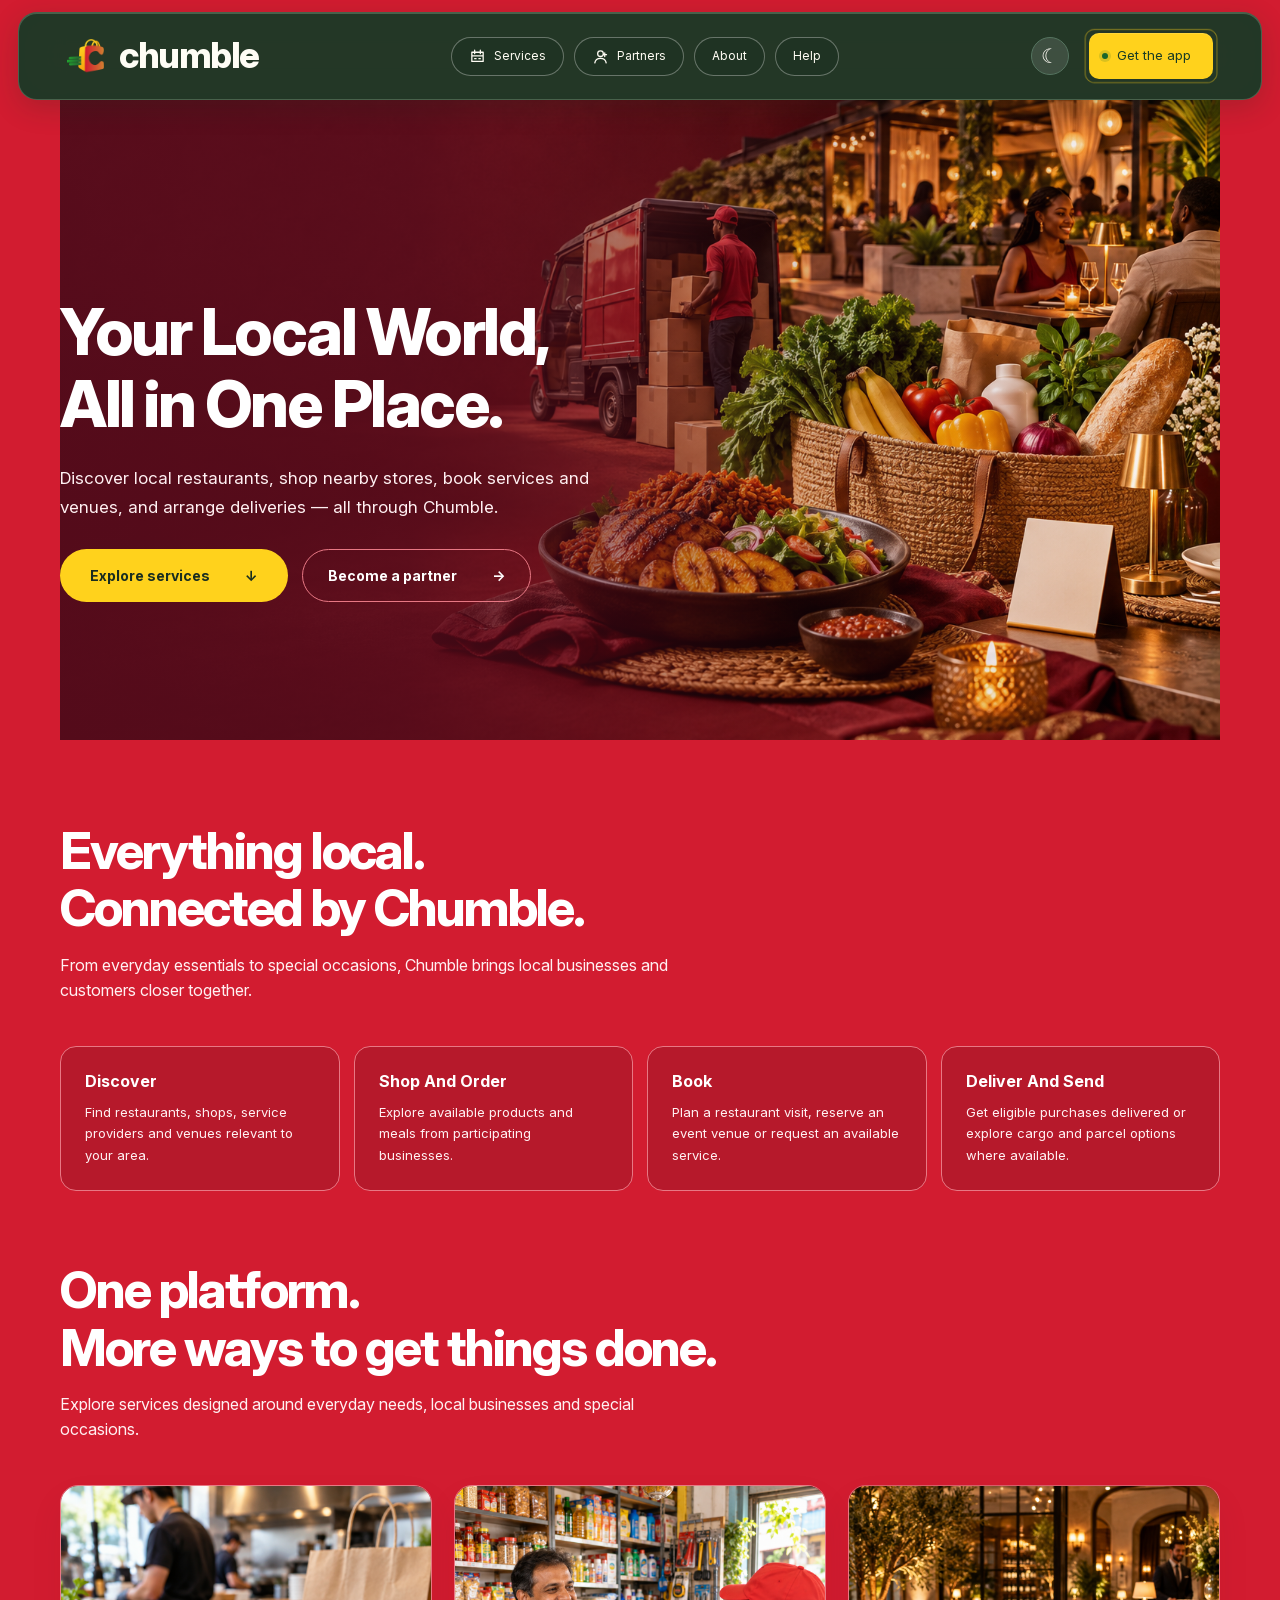
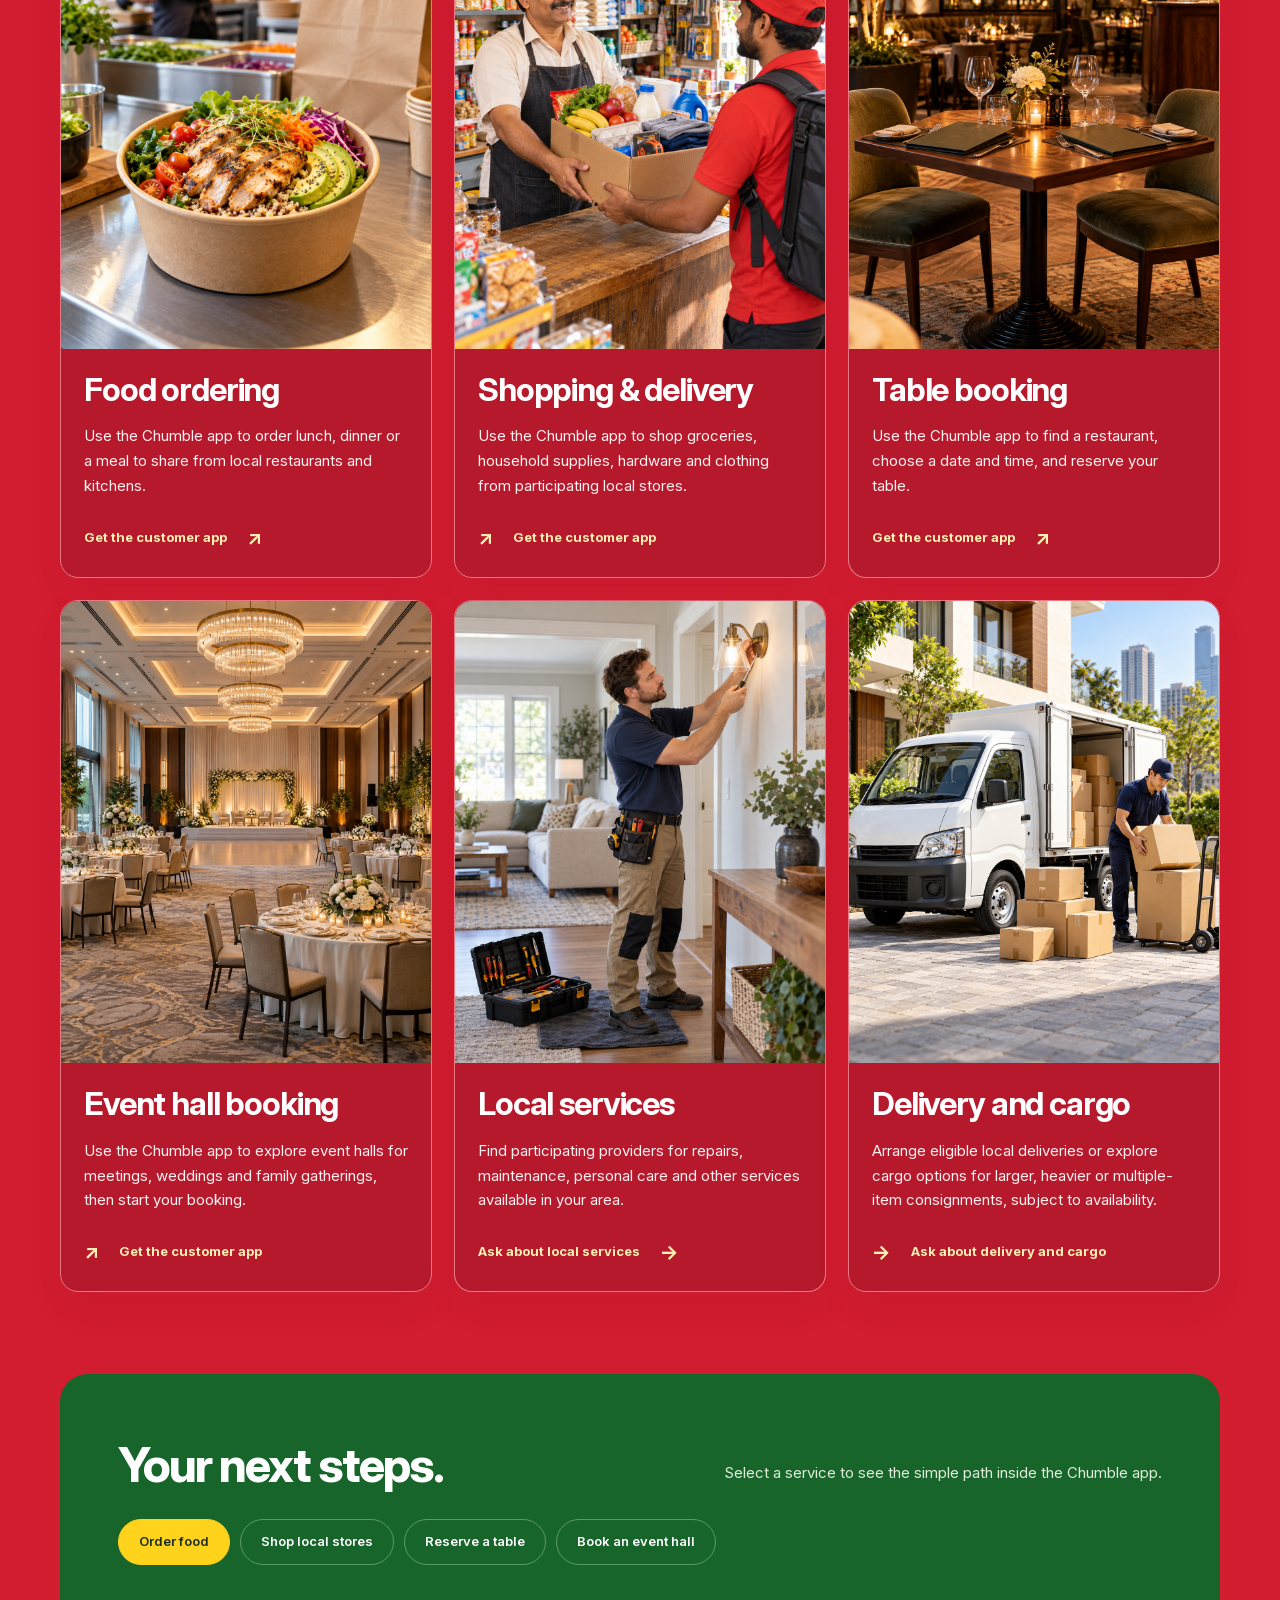
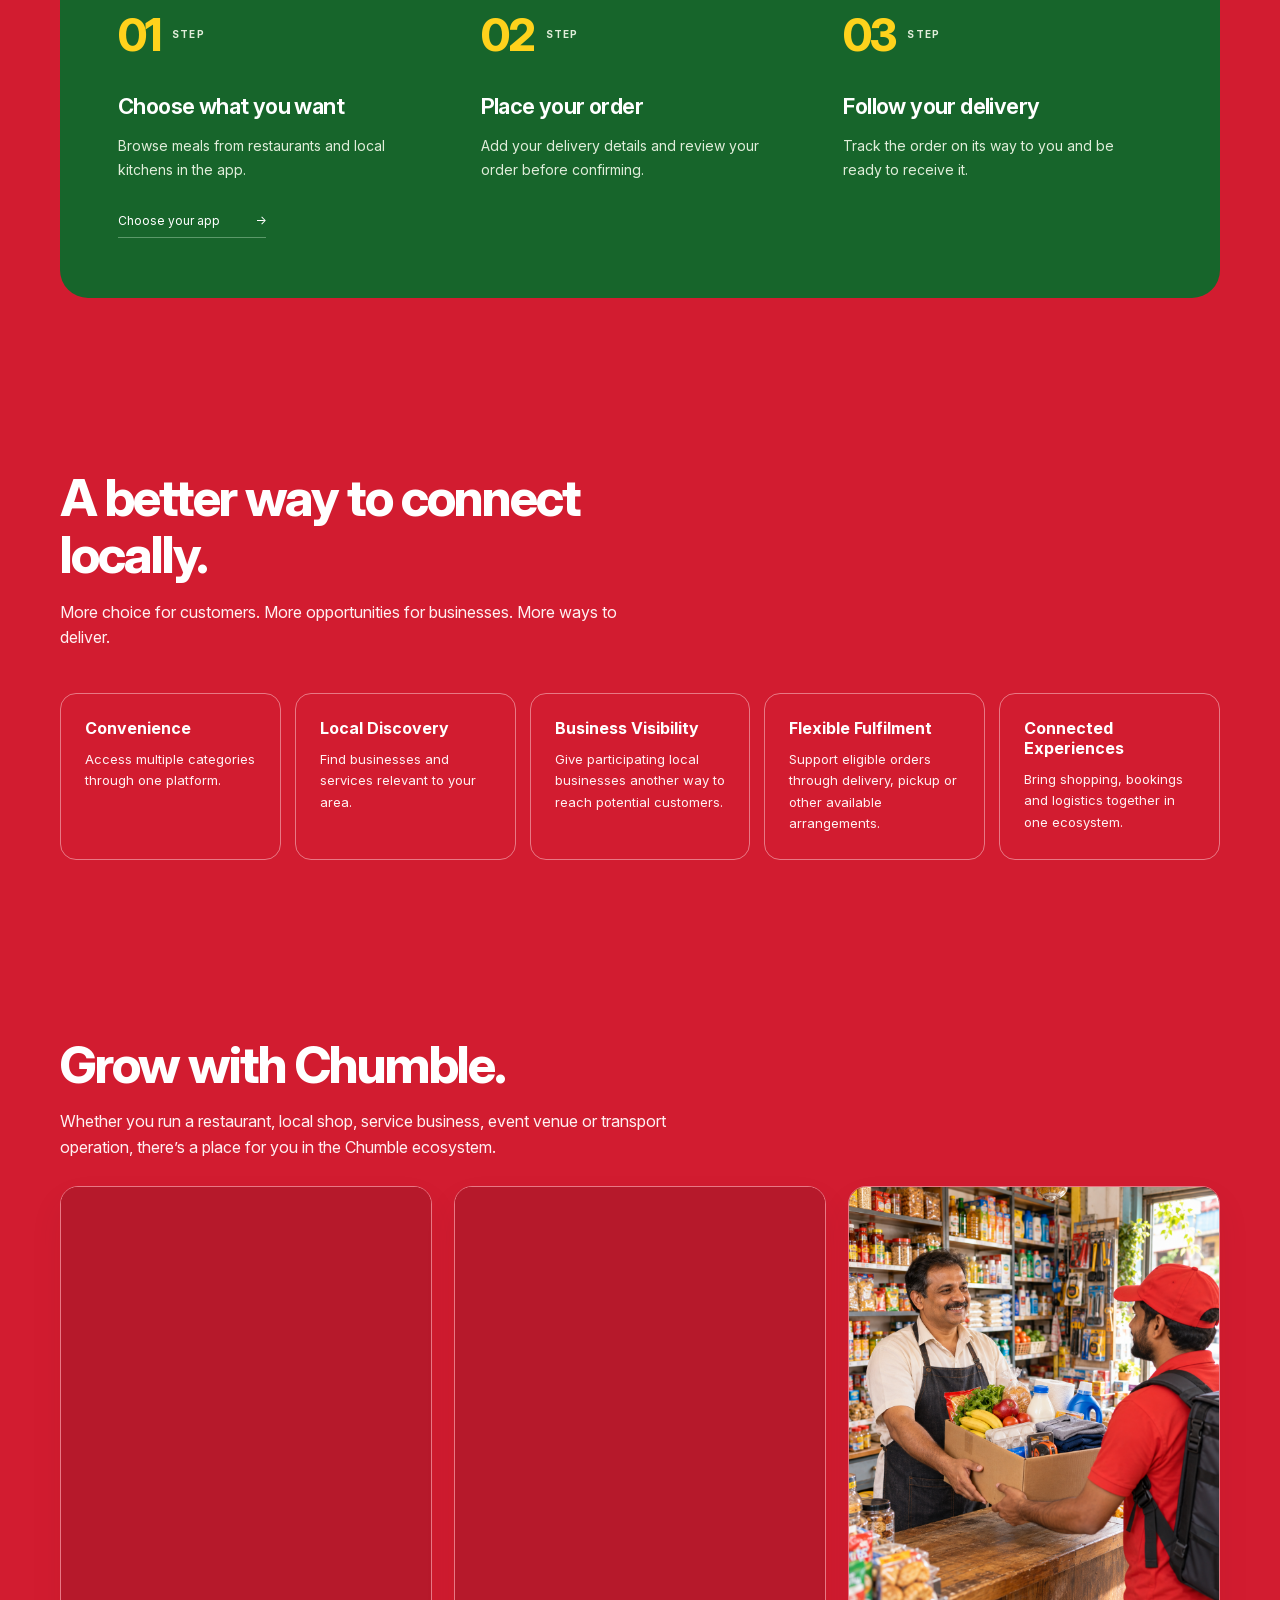
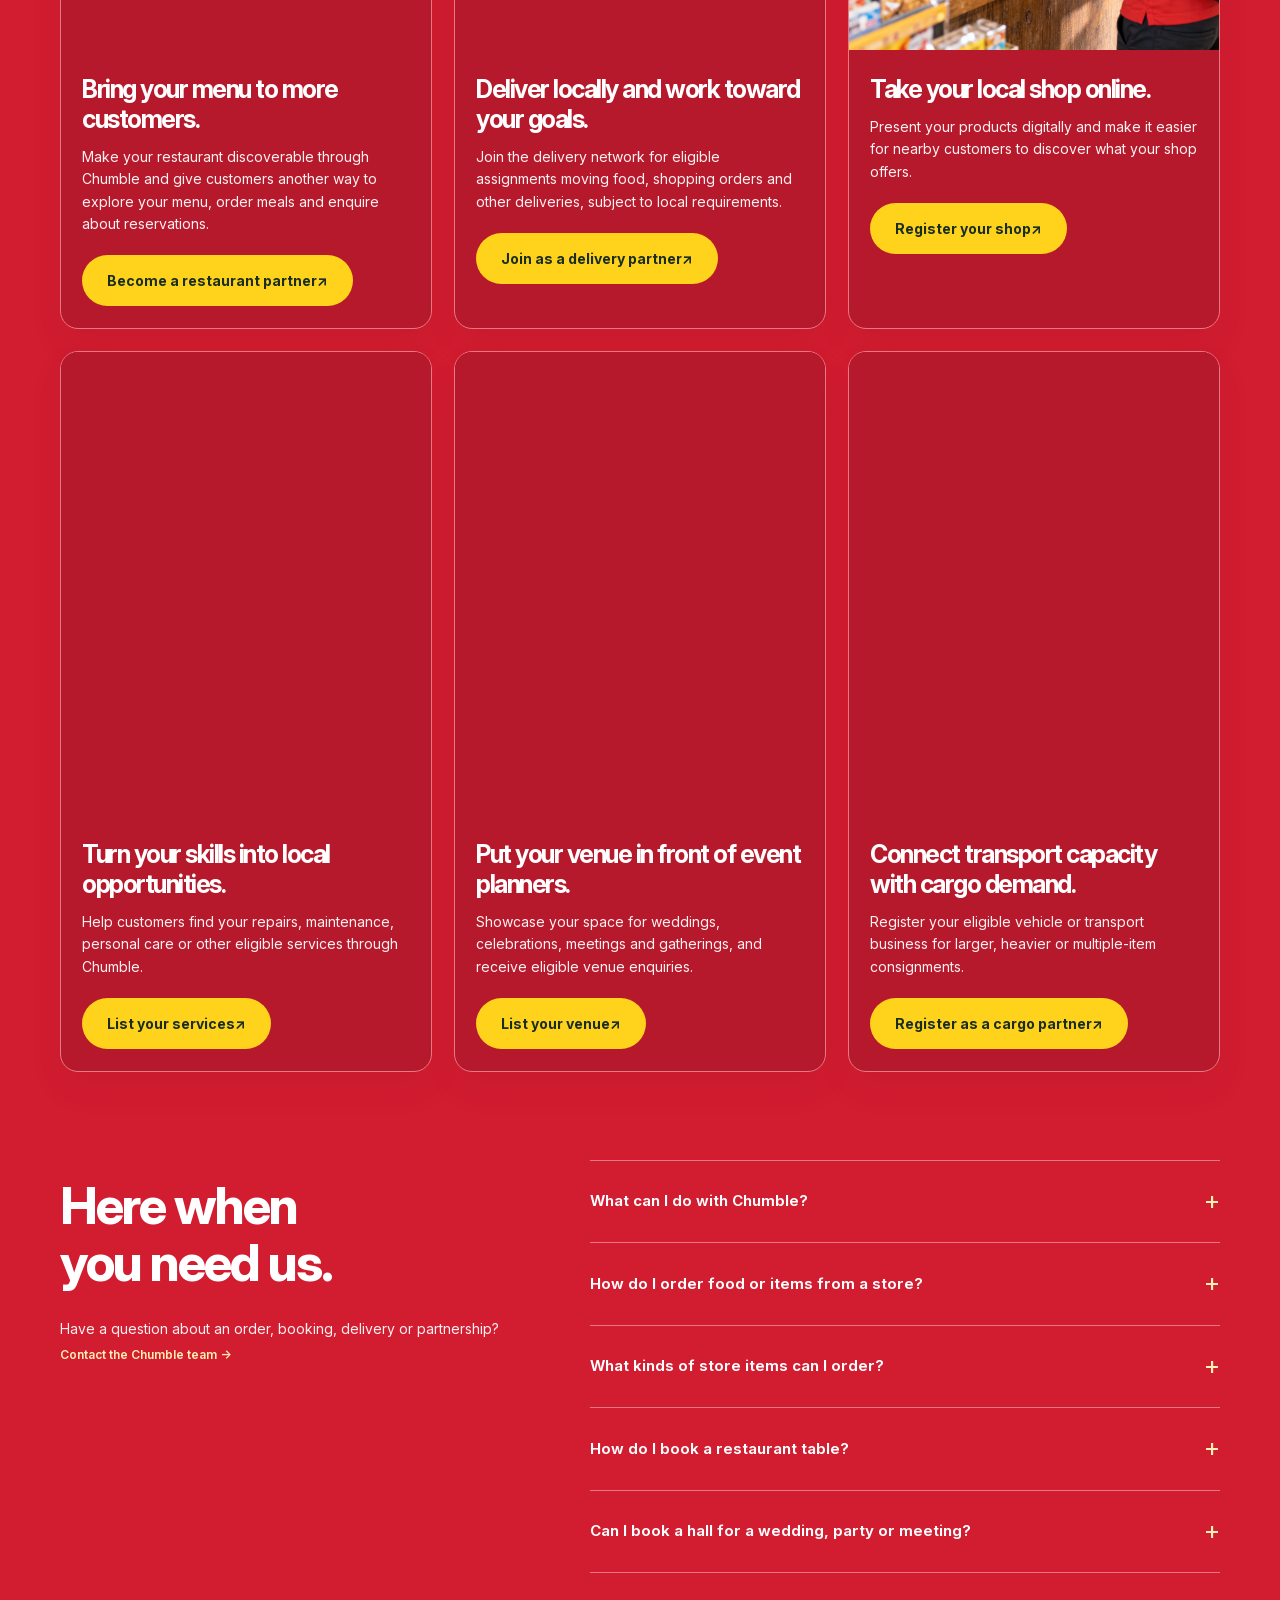
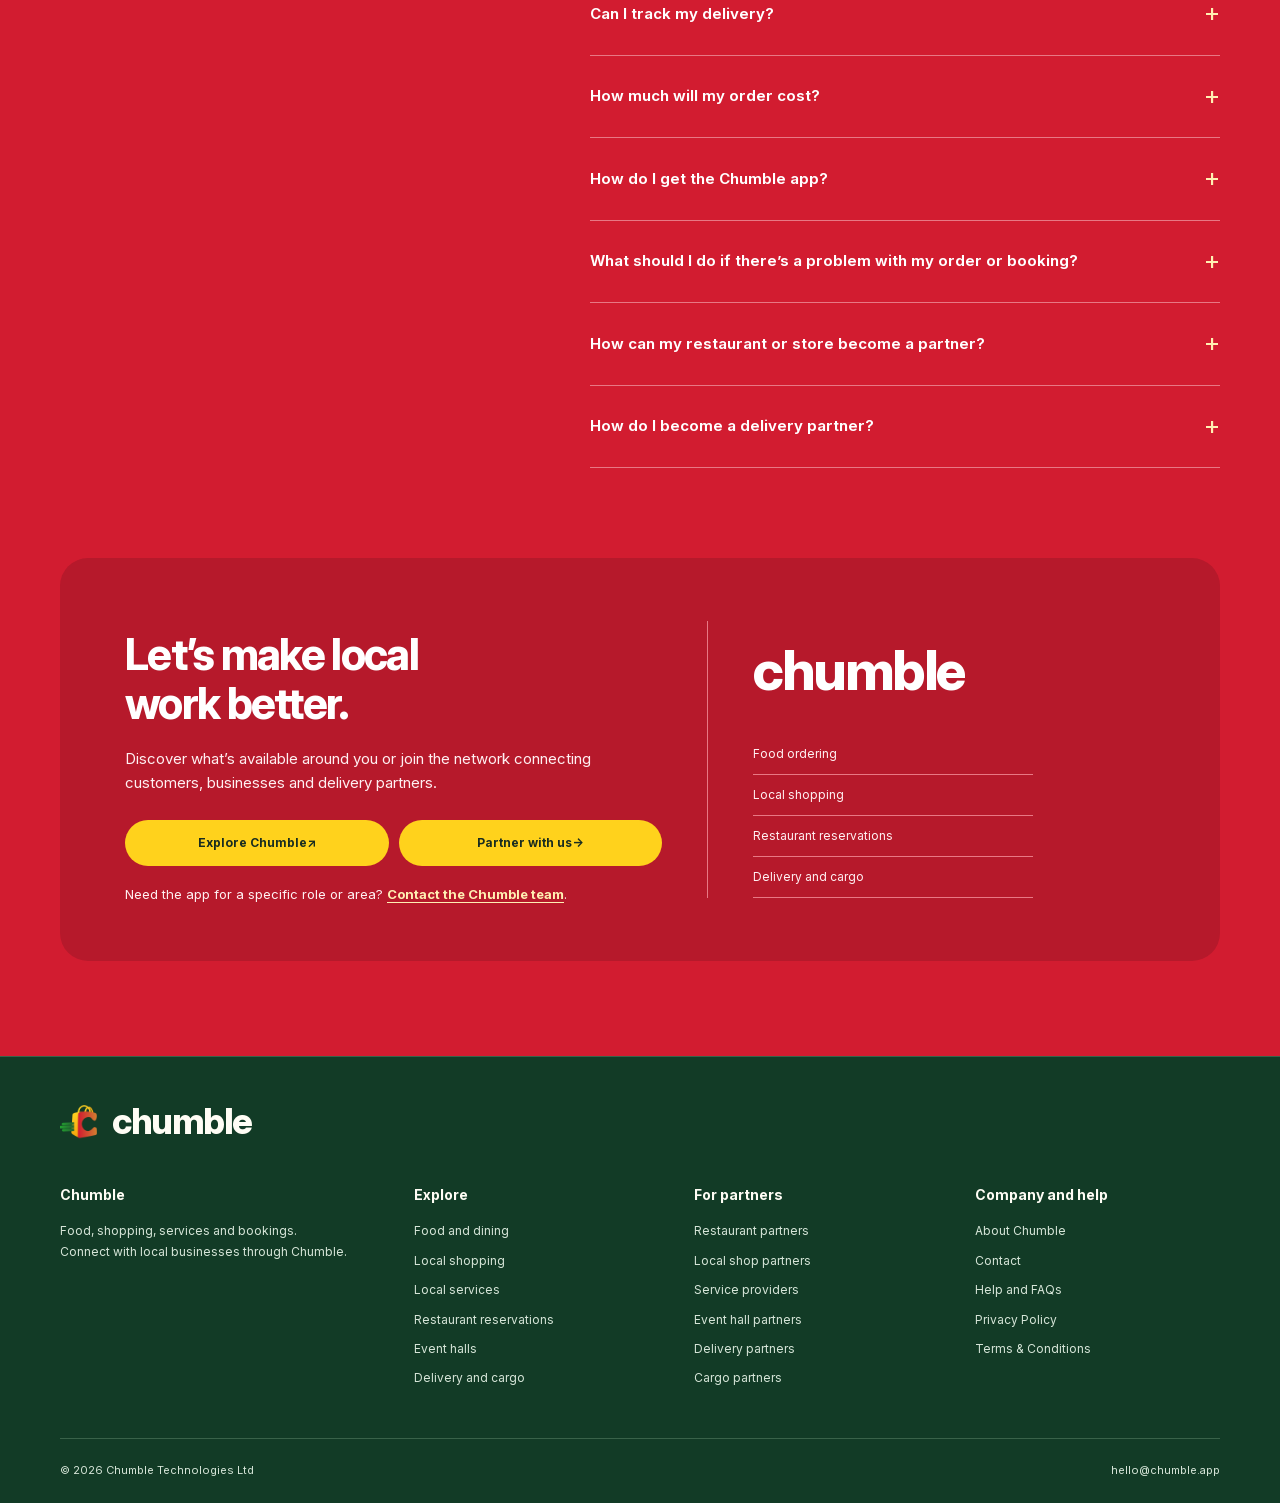
<file: index.html>
<!doctype html>
<html lang="en">
<head>
  <meta charset="utf-8">
  <meta name="viewport" content="width=device-width, initial-scale=1">
  <meta name="description" content="Discover local restaurants, shops, services, event venues and delivery options with Chumble. Explore participating businesses and find services available in your area.">
  <link rel="canonical" href="https://chumble.app/">
  <meta property="og:type" content="website">
  <meta property="og:site_name" content="Chumble">
  <meta property="og:title" content="Chumble | Discover Local Shops, Services, Food &amp; Delivery">
  <meta property="og:description" content="Discover local restaurants, shops, services, event venues and delivery options with Chumble.">
  <meta property="og:url" content="https://chumble.app/">
  <meta property="og:image" content="https://chumble.app/assets/food-ordering.png">
  <meta name="twitter:card" content="summary_large_image">
  <meta http-equiv="Content-Security-Policy" content="default-src 'self'; img-src 'self' data:; font-src 'self'; style-src 'self'; script-src 'self'; connect-src 'self'; base-uri 'self'; form-action 'self' mailto:; frame-ancestors 'none'">
  <meta name="referrer" content="strict-origin-when-cross-origin">
  <meta name="theme-color" content="#d21c30">
  <title>Chumble | Discover Local Shops, Services, Food &amp; Delivery</title>
  <link rel="icon" href="favicon.ico" sizes="any">
  <link rel="icon" href="favicon.png" type="image/png">
  <link rel="preload" href="assets/shopping-delivery.png" as="image">
  <link rel="preload" href="assets/inter-variable.woff2" as="font" type="font/woff2" crossorigin>
  <link rel="stylesheet" href="styles.css">
  <script src="site.js" defer></script>
</head>
<body>
  <a class="skip-link" href="#main">Skip to content</a>
  <div class="brand-header"><header class="site-header wrap">
      <a class="wordmark" href="index.html" aria-label="Chumble home"><span class="brand-symbol" aria-hidden="true"><img src="logo.png" width="52" height="52" alt=""></span><span>chumble</span></a>
      <nav id="main-navigation" aria-label="Main navigation"><a href="#services" data-nav-target="services"><svg class="nav-icon" viewBox="0 0 24 24" aria-hidden="true"><path pathLength="1" d="M4 6h16v13H4Z M8 3v5 M16 3v5 M4 11h16 M8 15h2 M14 15h2"/></svg>Services</a><a href="#join" data-nav-target="join"><svg class="nav-icon" viewBox="0 0 24 24" aria-hidden="true"><path pathLength="1" d="M12 12a4 4 0 1 0 0-8 4 4 0 0 0 0 8Z M4 21c.6-4.2 3.1-6.5 8-6.5s7.4 2.3 8 6.5 M18 7v5 M15.5 9.5h5"/></svg>Partners</a><a href="#about">About</a><a href="#faq">Help</a></nav>
      <div class="header-actions"><button class="theme-toggle" type="button" aria-label="Switch to dark theme" aria-pressed="false">☾</button><button class="menu-toggle" type="button" aria-label="Open navigation" aria-expanded="false" aria-controls="main-navigation"><span></span><span></span><span></span></button><a class="header-app" href="#get-app">Get the app</a></div>
    </header></div>
  <div class="hero-shell">
    <section class="hero wrap" aria-labelledby="hero-title">
      <div class="hero-copy"><h1 id="hero-title">Your Local World,<br>All in One Place.</h1><p>Discover local restaurants, shop nearby stores, book services and venues, and arrange deliveries — all through Chumble.</p><div class="hero-actions"><a class="button button-gold" href="#services">Explore services <span aria-hidden="true">↓</span></a><a class="button button-quiet" href="#join">Become a partner <span aria-hidden="true">→</span></a></div></div>
      <div class="hero-visual"><img src="assets/chumble-hero.png" width="1536" height="1024" alt="A Chumble scene combining a prepared meal, local groceries, a restaurant venue and cargo delivery" fetchpriority="high"></div>
    </section>
  </div>
  <main id="main">
    <section class="platform-overview wrap" id="about" aria-labelledby="platform-title">
      <div class="section-heading"><h2 id="platform-title">Everything local.<br>Connected by Chumble.</h2><p>From everyday essentials to special occasions, Chumble brings local businesses and customers closer together.</p></div>
      <div class="overview-grid"><article><strong>Discover</strong><p>Find restaurants, shops, service providers and venues relevant to your area.</p></article><article><strong>Shop and order</strong><p>Explore available products and meals from participating businesses.</p></article><article><strong>Book</strong><p>Plan a restaurant visit, reserve an event venue or request an available service.</p></article><article><strong>Deliver and send</strong><p>Get eligible purchases delivered or explore cargo and parcel options where available.</p></article></div>
    </section>
    <section class="services services-and-guides wrap" id="services" aria-labelledby="services-title">
      <div class="section-heading"><h2 id="services-title">One platform.<br>More ways to get things done.</h2><p>Explore services designed around everyday needs, local businesses and special occasions.</p></div>
      <div class="service-grid">
        <article class="service-card" id="delivery"><a class="service-photo" href="#get-app" tabindex="-1" aria-hidden="true"><img src="assets/food-ordering.png" width="1122" height="1402" alt="A colorful meal prepared for local food delivery" loading="lazy"></a><div class="service-motion motion-delivery" aria-hidden="true"><svg viewBox="0 0 190 70"><path class="route-base" d="M25 45H161"/><path class="route-progress" pathLength="1" d="M25 45H161"/><path class="destination" d="m157 24 12-10 12 10v24h-24Z M166 48V34h7v14"/><g class="rider"><circle cx="17" cy="45" r="7"/><circle cx="43" cy="45" r="7"/><path d="M17 45h21l5-16h-8 M24 28h9 M30 28l-6 17 M38 21h7"/><rect x="12" y="18" width="15" height="13" rx="2"/></g></svg><span><strong>From kitchen to doorstep</strong><small>Meals from local restaurants.</small></span></div><div class="service-copy"><h3>Food ordering</h3><p>Use the Chumble app to order lunch, dinner or a meal to share from local restaurants and kitchens.</p><a class="text-link" href="https://play.google.com/store/apps/details?id=app.chumble.customer" target="_blank" rel="noopener">Get the customer app <span aria-hidden="true">↗</span></a></div></article>
        <article class="service-card" id="shopping"><a class="service-photo" href="#get-app" tabindex="-1" aria-hidden="true"><img src="assets/shopping-delivery.png" width="1122" height="1402" alt="A local shopkeeper handing a mixed shopping order to a delivery courier" loading="lazy"></a><div class="service-motion motion-shopping" aria-hidden="true"><svg viewBox="0 0 190 70"><g class="basket-items"><g class="basket-item item-grocery"><path d="M61 25c-7-6-15 3-10 12 3 5 6 8 10 5 5 3 8 0 11-5 5-9-3-18-11-12Z M61 25v-6l5-3"/></g><g class="basket-item item-hardware"><path d="m89 37 10-10c8 1 11-5 8-10l-5 5-4-4 5-5c-7-2-12 2-11 9L81 33Z"/></g><g class="basket-item item-clothing"><path d="m125 20-9 5 4 7 5-2v16h19V30l5 2 4-7-9-5c-3 6-16 6-19 0Z"/></g></g><path class="basket" d="M44 39h117l-9 24H53Z M68 39l14-17 M137 39l-14-17 M75 47v9 M102 47v9 M130 47v9"/></svg><span><strong>Groceries, hardware and clothing</strong><small>Food, tools, clothing &amp; more.</small></span></div><div class="service-copy"><h3>Shopping &amp; delivery</h3><p>Use the Chumble app to shop groceries, household supplies, hardware and clothing from participating local stores.</p><a class="text-link" href="https://play.google.com/store/apps/details?id=app.chumble.customer" target="_blank" rel="noopener">Get the customer app <span aria-hidden="true">↗</span></a></div></article>
        <article class="service-card" id="tables"><a class="service-photo" href="#get-app" tabindex="-1" aria-hidden="true"><img src="assets/table-booking.png" width="1122" height="1402" alt="A restaurant table prepared for a reservation" loading="lazy"></a><div class="service-motion motion-tables" aria-hidden="true"><svg viewBox="0 0 190 70"><rect class="dining-table" x="62" y="21" width="68" height="33" rx="9"/><rect class="seat seat-top" x="79" y="8" width="34" height="7" rx="3"/><rect class="seat seat-bottom" x="79" y="60" width="34" height="7" rx="3"/><rect class="seat seat-left" x="48" y="28" width="7" height="19" rx="3"/><rect class="seat seat-right" x="137" y="28" width="7" height="19" rx="3"/><circle class="place-setting" cx="83" cy="37" r="7"/><circle class="place-setting" cx="110" cy="37" r="7"/><path class="reservation-check" pathLength="1" d="m159 30 7 7 13-15"/></svg><span><strong>Reserve before you arrive</strong><small>Choose a date. Make a reservation.</small></span></div><div class="service-copy"><h3>Table booking</h3><p>Use the Chumble app to find a restaurant, choose a date and time, and reserve your table.</p><a class="text-link" href="https://play.google.com/store/apps/details?id=app.chumble.customer" target="_blank" rel="noopener">Get the customer app <span aria-hidden="true">↗</span></a></div></article>
        <article class="service-card" id="events"><a class="service-photo" href="#get-app" tabindex="-1" aria-hidden="true"><img src="assets/event-hall.png" width="1122" height="1402" alt="An event hall prepared for a gathering" loading="lazy"></a><div class="service-motion motion-events" aria-hidden="true"><svg viewBox="0 0 190 70"><path class="event-arch" pathLength="1" d="M73 27V19a22 17 0 0 1 44 0v8 M65 27h60"/><g class="event-row row-one"><path d="M41 38h18v8H41Z M132 38h18v8h-18Z"/></g><g class="event-row row-two"><path d="M33 50h22v8H33Z M135 50h22v8h-22Z"/></g><g class="event-row row-three"><path d="M24 62h27v7H24Z M139 62h27v7h-27Z"/></g><path class="event-aisle" pathLength="1" d="M95 65V32"/><g class="event-sparks"><path d="M48 10v8 M44 14h8 M143 11v8 M139 15h8 M154 26v6 M151 29h6"/></g></svg><span><strong>Halls for meetings and celebrations</strong><small>Find a hall. Bring everyone together.</small></span></div><div class="service-copy"><h3>Event hall booking</h3><p>Use the Chumble app to explore event halls for meetings, weddings and family gatherings, then start your booking.</p><a class="text-link" href="https://play.google.com/store/apps/details?id=app.chumble.customer" target="_blank" rel="noopener">Get the customer app <span aria-hidden="true">↗</span></a></div></article>
        <article class="service-card" id="local-services"><a class="service-photo" href="#get-app" tabindex="-1" aria-hidden="true"><img src="assets/local-services.png" width="1122" height="1402" alt="A local service professional repairing a ceiling light in a home" loading="lazy"></a><div class="service-copy"><h3>Local services</h3><p>Find participating providers for repairs, maintenance, personal care and other services available in your area.</p><a class="text-link" href="mailto:hello@chumble.app?subject=Chumble%20local%20services">Ask about local services <span aria-hidden="true">→</span></a></div></article>
        <article class="service-card" id="cargo"><a class="service-photo" href="#get-app" tabindex="-1" aria-hidden="true"><img src="assets/delivery-cargo.png" width="1122" height="1402" alt="A cargo vehicle prepared to transport goods" loading="lazy"></a><div class="service-copy"><h3>Delivery and cargo</h3><p>Arrange eligible local deliveries or explore cargo options for larger, heavier or multiple-item consignments, subject to availability.</p><a class="text-link" href="mailto:hello@chumble.app?subject=Chumble%20delivery%20and%20cargo">Ask about delivery and cargo <span aria-hidden="true">→</span></a></div></article>
      </div>
      <div class="how-content" id="how-it-works" aria-labelledby="how-title">
      <div class="how-heading"><div><h2 id="how-title">Your next steps.</h2></div><p>Select a service to see the simple path inside the Chumble app.</p></div>
      <div class="journey-tabs" role="tablist" aria-label="How to use each service">
        <button class="journey-tab" id="tab-food-guide" role="tab" aria-selected="true" aria-controls="panel-food-guide" tabindex="0">Order food</button>
        <button class="journey-tab" id="tab-shopping-guide" role="tab" aria-selected="false" aria-controls="panel-shopping-guide" tabindex="-1">Shop local stores</button>
        <button class="journey-tab" id="tab-table-guide" role="tab" aria-selected="false" aria-controls="panel-table-guide" tabindex="-1">Reserve a table</button>
        <button class="journey-tab" id="tab-event-guide" role="tab" aria-selected="false" aria-controls="panel-event-guide" tabindex="-1">Book an event hall</button>
      </div>
      <div class="journey-panel" id="panel-food-guide" role="tabpanel" aria-labelledby="tab-food-guide" tabindex="0"><ol class="journey-steps"><li><span class="step-number" aria-hidden="true">01</span><h3>Choose what you want</h3><p>Browse meals from restaurants and local kitchens in the app.</p></li><li><span class="step-number" aria-hidden="true">02</span><h3>Place your order</h3><p>Add your delivery details and review your order before confirming.</p></li><li><span class="step-number" aria-hidden="true">03</span><h3>Follow your delivery</h3><p>Track the order on its way to you and be ready to receive it.</p></li></ol></div>
      <div class="journey-panel" id="panel-shopping-guide" role="tabpanel" aria-labelledby="tab-shopping-guide" tabindex="0" hidden><ol class="journey-steps"><li><span class="step-number" aria-hidden="true">01</span><h3>Find what you need</h3><p>Browse local stores for groceries, hardware, clothing and more.</p></li><li><span class="step-number" aria-hidden="true">02</span><h3>Place your store order</h3><p>Choose your items and check your delivery details before confirming.</p></li><li><span class="step-number" aria-hidden="true">03</span><h3>Get it delivered</h3><p>Follow your order and receive your purchases at your door.</p></li></ol></div>
      <div class="journey-panel" id="panel-table-guide" role="tabpanel" aria-labelledby="tab-table-guide" tabindex="0" hidden><ol class="journey-steps"><li><span class="step-number" aria-hidden="true">01</span><h3>Find your restaurant</h3><p>Choose somewhere for dinner, a catch-up or a meal with the family.</p></li><li><span class="step-number" aria-hidden="true">02</span><h3>Pick a date and time</h3><p>Plan when you’d like to go and reserve your table in the app.</p></li><li><span class="step-number" aria-hidden="true">03</span><h3>Bring your people</h3><p>Check your reservation details before heading to the restaurant.</p></li></ol></div>
      <div class="journey-panel" id="panel-event-guide" role="tabpanel" aria-labelledby="tab-event-guide" tabindex="0" hidden><ol class="journey-steps"><li><span class="step-number" aria-hidden="true">01</span><h3>Find a space</h3><p>Explore event halls for your wedding, meeting or celebration.</p></li><li><span class="step-number" aria-hidden="true">02</span><h3>Match it to your plan</h3><p>Choose a hall that suits the occasion and the people you’re inviting.</p></li><li><span class="step-number" aria-hidden="true">03</span><h3>Arrange your booking</h3><p>Review the venue details and make your booking through Chumble.</p></li></ol></div>
      <a class="how-contact" href="#get-app">Choose your app <span aria-hidden="true">→</span></a>
      </div>
    </section>
    <section class="benefits wrap" aria-labelledby="benefits-title"><div class="section-heading"><h2 id="benefits-title">A better way to connect locally.</h2><p>More choice for customers. More opportunities for businesses. More ways to deliver.</p></div><div class="benefit-grid"><article><strong>Convenience</strong><p>Access multiple categories through one platform.</p></article><article><strong>Local discovery</strong><p>Find businesses and services relevant to your area.</p></article><article><strong>Business visibility</strong><p>Give participating local businesses another way to reach potential customers.</p></article><article><strong>Flexible fulfilment</strong><p>Support eligible orders through delivery, pickup or other available arrangements.</p></article><article><strong>Connected experiences</strong><p>Bring shopping, bookings and logistics together in one ecosystem.</p></article></div></section>
    <section class="partners wrap" id="join" aria-labelledby="partners-title"><div class="section-heading partner-heading"><h2 id="partners-title">Grow with Chumble.</h2><p>Whether you run a restaurant, local shop, service business, event venue or transport operation, there’s a place for you in the Chumble ecosystem.</p></div>
      <article class="partner-panel" id="panel-restaurants"><img src="assets/table-booking.png" width="1122" height="1402" alt="A restaurant dining room with tables and warm lighting" loading="lazy"><div><span class="eyebrow">RESTAURANT PARTNERS</span><h3>Bring your menu to more customers.</h3><p>Make your restaurant discoverable through Chumble and give customers another way to explore your menu, order meals and enquire about reservations.</p><a class="button" href="https://play.google.com/store/apps/details?id=app.chumble.partner" target="_blank" rel="noopener">Become a restaurant partner <span aria-hidden="true">↗</span></a></div></article>
      <article class="partner-panel" id="panel-couriers"><img src="assets/delivery-cargo.png" width="1122" height="1402" alt="A delivery rider cycling with a food delivery backpack displaying the Chumble logo" loading="lazy"><div><span class="eyebrow">DELIVERY PARTNERS</span><h3>Deliver locally and work toward your goals.</h3><p>Join the delivery network for eligible assignments moving food, shopping orders and other deliveries, subject to local requirements.</p><a class="button" href="https://play.google.com/store/apps/details?id=app.chumble.delivery" target="_blank" rel="noopener">Join as a delivery partner <span aria-hidden="true">↗</span></a></div></article>
      <article class="partner-panel" id="panel-shops"><img src="assets/shopping-delivery.png" width="1122" height="1402" alt="A local shop owner standing in a well-organized neighborhood store" loading="lazy"><div><span class="eyebrow">LOCAL SHOP PARTNERS</span><h3>Take your local shop online.</h3><p>Present your products digitally and make it easier for nearby customers to discover what your shop offers.</p><a class="button" href="https://play.google.com/store/apps/details?id=app.chumble.partner" target="_blank" rel="noopener">Register your shop <span aria-hidden="true">↗</span></a></div></article>
      <article class="partner-panel" id="panel-services"><img src="assets/local-services.png" width="1122" height="1402" alt="A local service professional repairing a wall-mounted light with a toolkit" loading="lazy"><div><span class="eyebrow">SERVICE PROVIDER PARTNERS</span><h3>Turn your skills into local opportunities.</h3><p>Help customers find your repairs, maintenance, personal care or other eligible services through Chumble.</p><a class="button" href="mailto:hello@chumble.app?subject=List%20services%20with%20Chumble">List your services <span aria-hidden="true">↗</span></a></div></article>
      <article class="partner-panel" id="panel-venues"><img src="assets/event-hall.png" width="1122" height="1402" alt="An event venue prepared for a gathering" loading="lazy"><div><span class="eyebrow">EVENT HALL PARTNERS</span><h3>Put your venue in front of event planners.</h3><p>Showcase your space for weddings, celebrations, meetings and gatherings, and receive eligible venue enquiries.</p><a class="button" href="https://play.google.com/store/apps/details?id=app.chumble.partner" target="_blank" rel="noopener">List your venue <span aria-hidden="true">↗</span></a></div></article>
      <article class="partner-panel" id="panel-cargo"><img src="assets/delivery-cargo.png" width="1122" height="1402" alt="A cargo vehicle prepared to transport packaged goods" loading="lazy"><div><span class="eyebrow">CARGO PARTNERS</span><h3>Connect transport capacity with cargo demand.</h3><p>Register your eligible vehicle or transport business for larger, heavier or multiple-item consignments.</p><a class="button" href="mailto:hello@chumble.app?subject=Become%20a%20Chumble%20cargo%20partner">Register as a cargo partner <span aria-hidden="true">↗</span></a></div></article>
    </section>
    <section class="faq-section wrap" id="faq" aria-labelledby="faq-title">
      <div class="faq-heading"><h2 id="faq-title">Here when<br>you need us.</h2><p>Have a question about an order, booking, delivery or partnership?<br><a href="mailto:hello@chumble.app">Contact the Chumble team →</a></p></div>
      <div class="faq-list">
        <details><summary>What can I do with Chumble?</summary><p>You can order food, shop local stores for delivery, reserve a restaurant table or book an event hall. Contact us if you need help getting started.</p></details>
        <details><summary>How do I order food or items from a store?</summary><p>Choose a restaurant or store in the app, select your meals or items, and add your delivery details. Review your order and the total cost before confirming. The restaurant prepares your food or the store supplies your items, and a delivery partner brings the order to you.</p></details>
        <details><summary>What kinds of store items can I order?</summary><p>Shopping with Chumble goes beyond groceries. You can order household essentials, hardware, clothing and other products from local stores. The items you can choose from depend on the stores and stock available in the app.</p></details>
        <details><summary>How do I book a restaurant table?</summary><p>Choose a restaurant, select a date and time, and reserve your table through the app. Review the reservation details before you confirm, then check your booking before heading out.</p></details>
        <details><summary>Can I book a hall for a wedding, party or meeting?</summary><p>Yes. Use the Chumble app to explore halls for your occasion, review the venue details and start your booking. If you need help, email our team with the venue name and your planned date.</p></details>
        <details><summary>Can I track my delivery?</summary><p>Yes. You can follow your order’s progress in the Chumble app. Keep your contact and delivery details accurate, and make sure someone is available to receive the order when it arrives.</p></details>
        <details><summary>How much will my order cost?</summary><p>You’ll see the item prices, delivery fees and any other applicable charges before you place your order. Review the total before confirming so you know what you’re paying.</p></details>
        <details><summary>How do I get the Chumble app?</summary><p>Download the <a href="https://play.google.com/store/apps/details?id=app.chumble.customer" target="_blank" rel="noopener">customer app</a> to order and book. Business partners can use the <a href="https://play.google.com/store/apps/details?id=app.chumble.partner" target="_blank" rel="noopener">partner app</a>, and delivery partners can use the <a href="https://play.google.com/store/apps/details?id=app.chumble.delivery" target="_blank" rel="noopener">delivery app</a>. For availability questions, <a href="mailto:hello@chumble.app?subject=Chumble%20app%20availability">contact the Chumble team</a>.</p></details>
        <details><summary>What should I do if there’s a problem with my order or booking?</summary><p>Email <a href="mailto:hello@chumble.app?subject=Help%20with%20a%20Chumble%20order%20or%20booking">hello@chumble.app</a> with your order or booking details and a description of the problem. If an item is missing, incorrect or damaged, include a photo where possible so our team can understand what happened and help with the next steps.</p></details>
        <details><summary>How can my restaurant or store become a partner?</summary><p><a href="mailto:hello@chumble.app?subject=Become%20a%20Chumble%20business%20partner">Contact us about a business partnership</a> and tell us your business name, location and what you sell. We’ll discuss how your restaurant or store can work with Chumble and guide you through the next steps.</p></details>
        <details><summary>How do I become a delivery partner?</summary><p><a href="mailto:hello@chumble.app?subject=Become%20a%20Chumble%20delivery%20partner">Get in touch about delivering with Chumble</a> and let us know where you’d like to work. Our team will explain the requirements and how to get started.</p></details>
      </div>
    </section>
    <section class="app-cta wrap" id="get-app" aria-labelledby="app-title"><div><h2 id="app-title">Let’s make local<br>work better.</h2><p>Discover what’s available around you or join the network connecting customers, businesses and delivery partners.</p><div class="app-download-links"><a class="button" href="https://play.google.com/store/apps/details?id=app.chumble.customer" target="_blank" rel="noopener">Explore Chumble <span aria-hidden="true">↗</span></a><a class="button" href="#join">Partner with us <span aria-hidden="true">→</span></a></div><p class="app-contact">Need the app for a specific role or area? <a href="mailto:hello@chumble.app?subject=Chumble%20app%20availability">Contact the Chumble team</a>.</p></div><div class="app-cta-brand" aria-hidden="true"><span>chumble</span><small>Food, shopping, services and bookings.</small><div class="brand-service-lines"><span>Food ordering</span><span>Local shopping</span><span>Restaurant reservations</span><span>Delivery and cargo</span></div></div></section>
  </main>
  <footer class="site-footer"><div class="wrap"><div class="footer-top"><a class="wordmark" href="index.html" aria-label="Chumble home"><span class="brand-symbol" aria-hidden="true"><img src="logo.png" width="52" height="52" alt=""></span><span>chumble</span></a></div><div class="footer-columns"><div><h3>Chumble</h3><p>Food, shopping, services and bookings.<br>Connect with local businesses through Chumble.</p></div><nav aria-label="Services"><h3>Explore</h3><a href="#delivery">Food and dining</a><a href="#shopping">Local shopping</a><a href="#local-services">Local services</a><a href="#tables">Restaurant reservations</a><a href="#events">Event halls</a><a href="#cargo">Delivery and cargo</a></nav><nav aria-label="Partners"><h3>For partners</h3><a href="#panel-restaurants">Restaurant partners</a><a href="#panel-shops">Local shop partners</a><a href="#panel-services">Service providers</a><a href="#panel-venues">Event hall partners</a><a href="#panel-couriers">Delivery partners</a><a href="#panel-cargo">Cargo partners</a></nav><nav aria-label="Support and legal"><h3>Company and help</h3><a href="#about">About Chumble</a><a href="mailto:hello@chumble.app">Contact</a><a href="#faq">Help and FAQs</a><a href="privacy-policy.html">Privacy Policy</a><a href="terms-and-conditions.html">Terms &amp; Conditions</a></nav></div><div class="footer-bottom"><span>© 2026 Chumble Technologies Ltd</span><a href="mailto:hello@chumble.app">hello@chumble.app</a></div></div></footer>
</body>
</html>
</file>
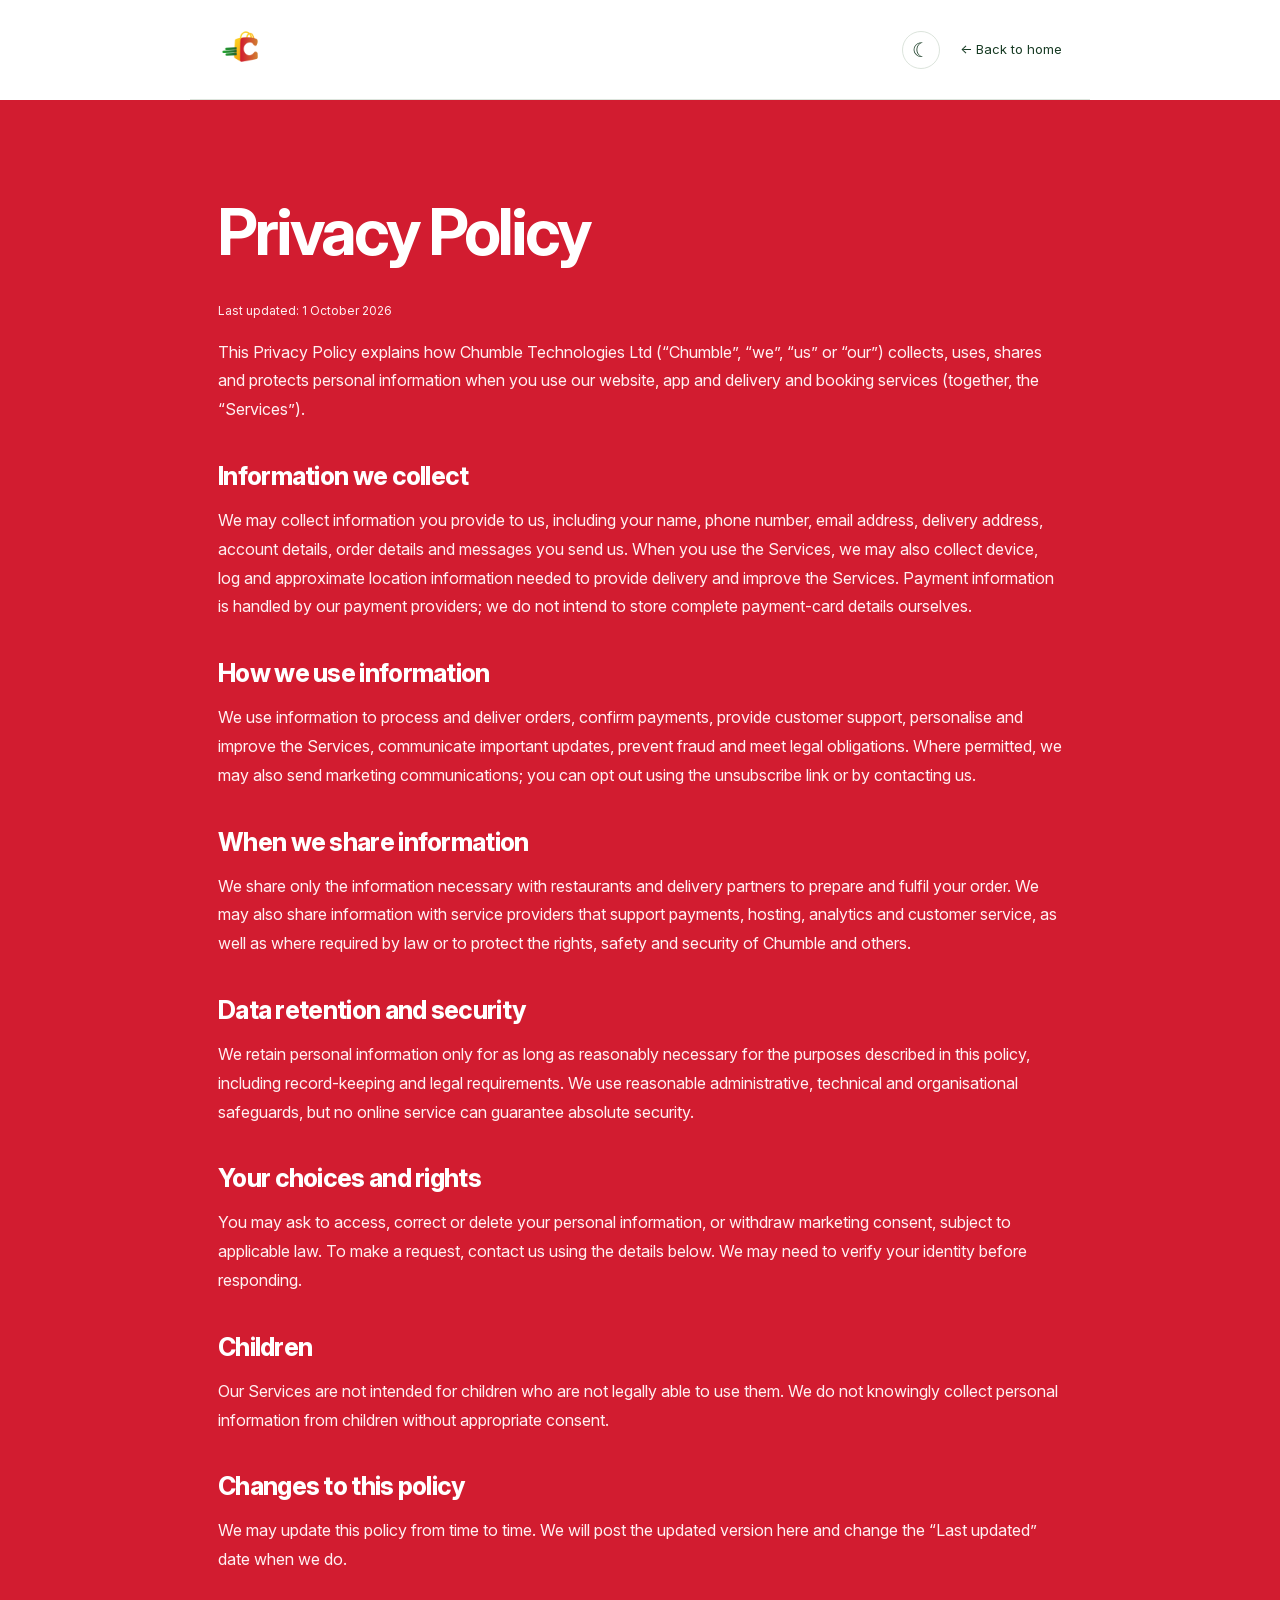
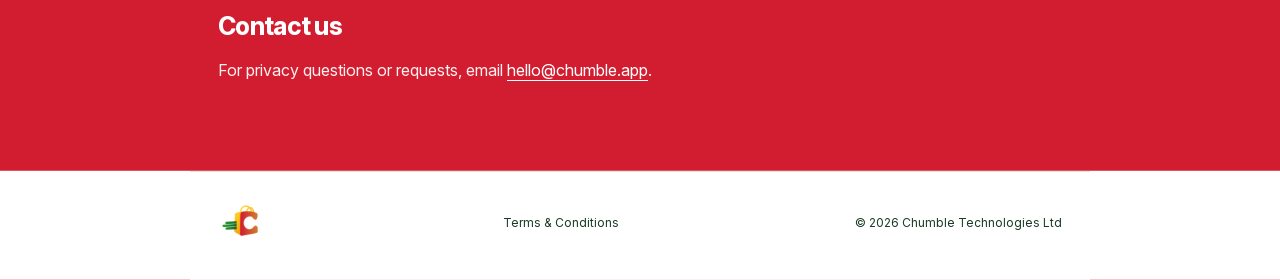
<file: privacy-policy.html>
<!doctype html><html lang="en"><head><meta charset="utf-8"><meta name="viewport" content="width=device-width,initial-scale=1"><meta name="description" content="Chumble Privacy Policy"><title>Privacy Policy &mdash; Chumble</title><link rel="icon" href="favicon.ico" sizes="any"><link rel="icon" type="image/png" href="favicon.png"><link rel="stylesheet" href="styles.css"><script src="site.js" defer></script></head><body class="legal"><nav class="nav"><a class="brand" href="index.html" aria-label="Chumble home"><img class="brand-logo" src="logo.png" alt="Chumble"></a><span class="nav-end"><button class="theme-toggle" type="button" aria-label="Switch to dark theme" aria-pressed="false">&moon;</button><a class="back" href="index.html">&larr; Back to home</a></span></nav><main><span class="eyebrow">Your privacy</span><h1>Privacy Policy</h1><p class="updated">Last updated: 1 October 2026</p><p>This Privacy Policy explains how Chumble Technologies Ltd (“Chumble”, “we”, “us” or “our”) collects, uses, shares and protects personal information when you use our website, app and delivery and booking services (together, the &ldquo;Services&rdquo;).</p><h2>Information we collect</h2><p>We may collect information you provide to us, including your name, phone number, email address, delivery address, account details, order details and messages you send us. When you use the Services, we may also collect device, log and approximate location information needed to provide delivery and improve the Services. Payment information is handled by our payment providers; we do not intend to store complete payment-card details ourselves.</p><h2>How we use information</h2><p>We use information to process and deliver orders, confirm payments, provide customer support, personalise and improve the Services, communicate important updates, prevent fraud and meet legal obligations. Where permitted, we may also send marketing communications; you can opt out using the unsubscribe link or by contacting us.</p><h2>When we share information</h2><p>We share only the information necessary with restaurants and delivery partners to prepare and fulfil your order. We may also share information with service providers that support payments, hosting, analytics and customer service, as well as where required by law or to protect the rights, safety and security of Chumble and others.</p><h2>Data retention and security</h2><p>We retain personal information only for as long as reasonably necessary for the purposes described in this policy, including record-keeping and legal requirements. We use reasonable administrative, technical and organisational safeguards, but no online service can guarantee absolute security.</p><h2>Your choices and rights</h2><p>You may ask to access, correct or delete your personal information, or withdraw marketing consent, subject to applicable law. To make a request, contact us using the details below. We may need to verify your identity before responding.</p><h2>Children</h2><p>Our Services are not intended for children who are not legally able to use them. We do not knowingly collect personal information from children without appropriate consent.</p><h2>Changes to this policy</h2><p>We may update this policy from time to time. We will post the updated version here and change the &ldquo;Last updated&rdquo; date when we do.</p><h2>Contact us</h2><p>For privacy questions or requests, email <a href="mailto:hello@chumble.app">hello@chumble.app</a>.</p></main><footer><a class="brand" href="index.html" aria-label="Chumble home"><img class="brand-logo" src="logo.png" alt="Chumble"></a><a href="terms-and-conditions.html">Terms &amp; Conditions</a><span>&copy; 2026 Chumble Technologies Ltd</span></footer></body></html>
</file>
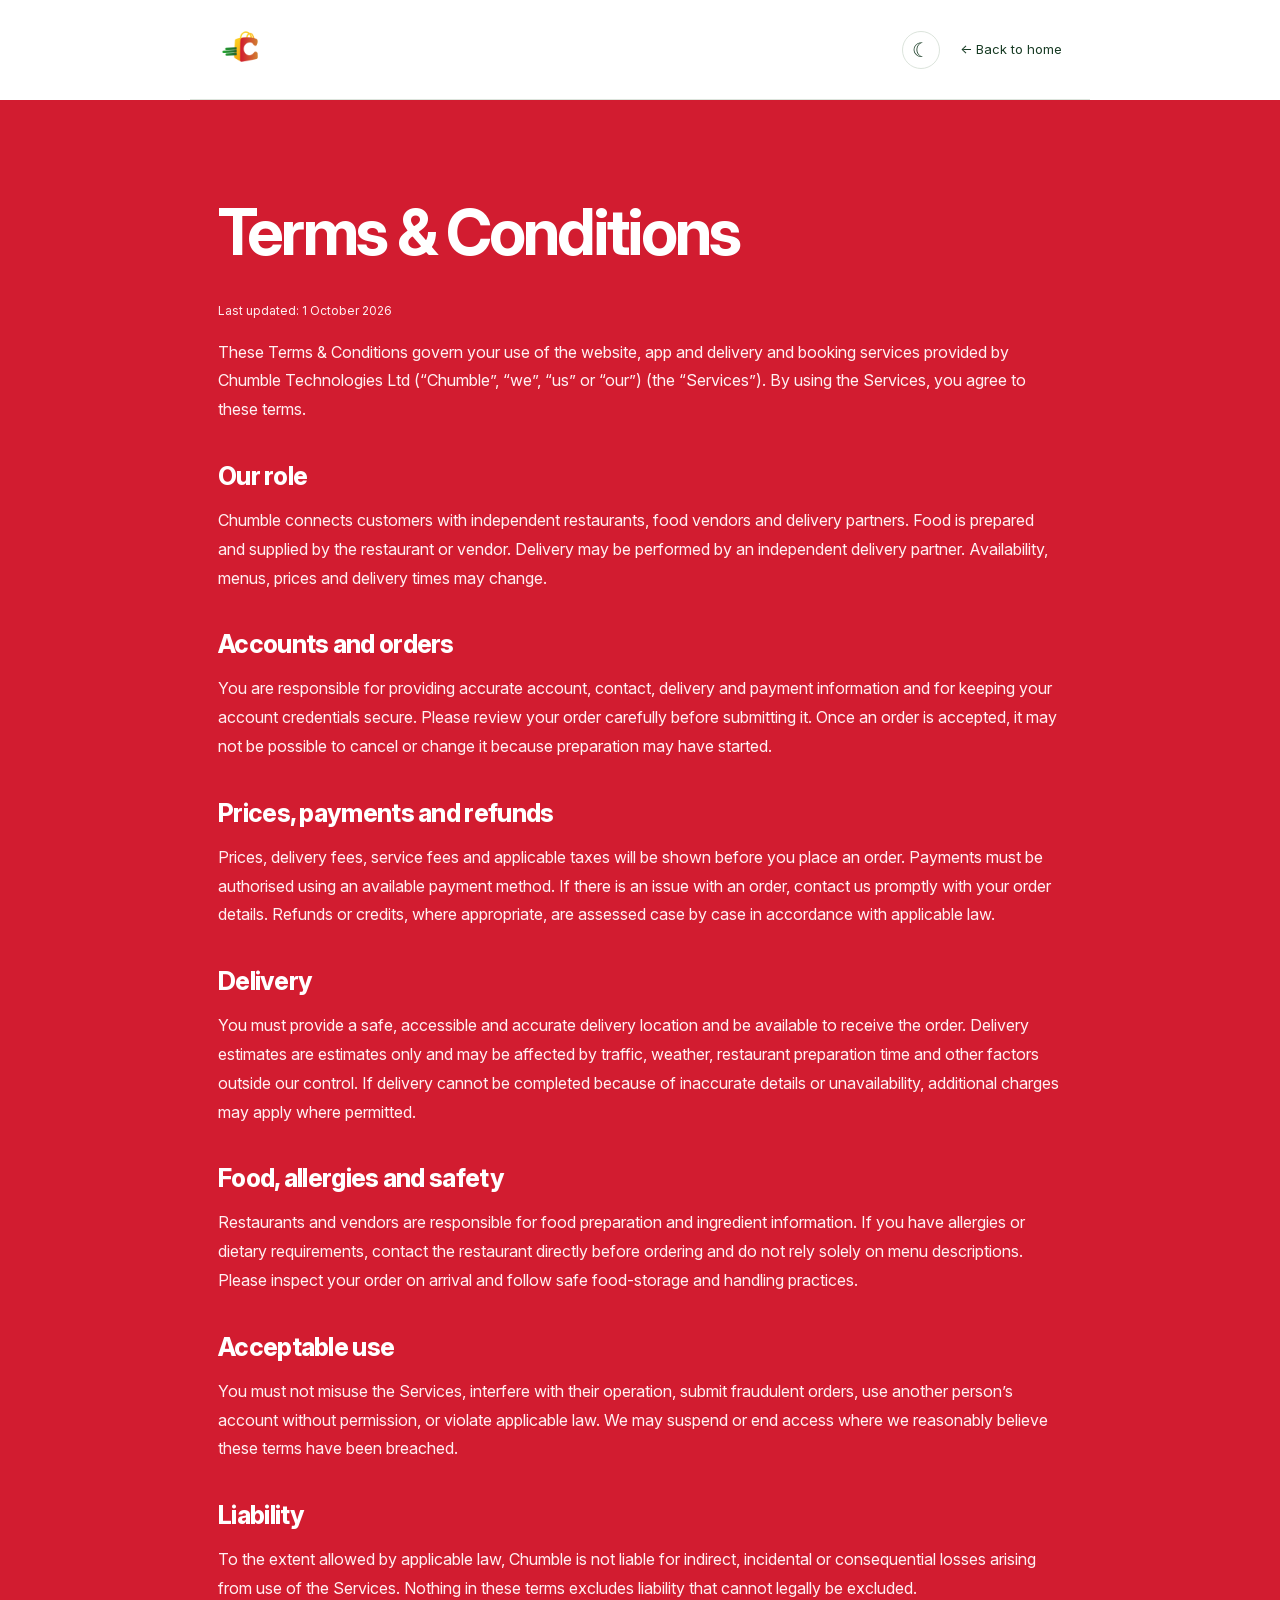
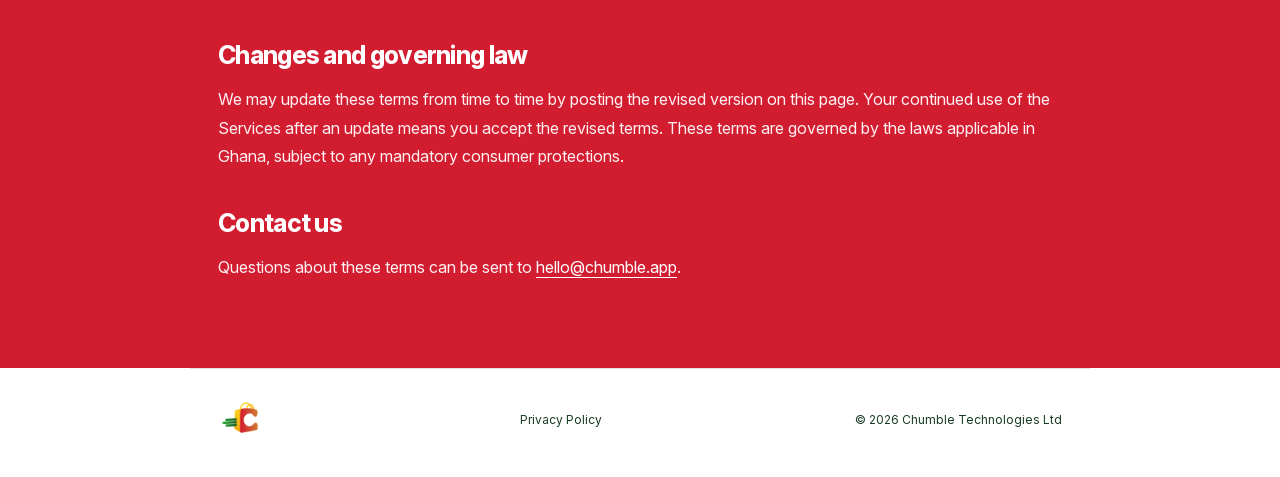
<file: terms-and-conditions.html>
<!doctype html><html lang="en"><head><meta charset="utf-8"><meta name="viewport" content="width=device-width,initial-scale=1"><meta name="description" content="Chumble Terms and Conditions"><title>Terms &amp; Conditions — Chumble</title><link rel="icon" href="favicon.ico" sizes="any"><link rel="icon" type="image/png" href="favicon.png"><link rel="stylesheet" href="styles.css"><script src="site.js" defer></script></head><body class="legal"><nav class="nav"><a class="brand" href="index.html" aria-label="Chumble home"><img class="brand-logo" src="logo.png" alt="Chumble"></a><span class="nav-end"><button class="theme-toggle" type="button" aria-label="Switch to dark theme" aria-pressed="false">☾</button><a class="back" href="index.html">← Back to home</a></span></nav><main><span class="eyebrow">Using Chumble</span><h1>Terms &amp; Conditions</h1><p class="updated">Last updated: 1 October 2026</p><p>These Terms &amp; Conditions govern your use of the website, app and delivery and booking services provided by Chumble Technologies Ltd (&ldquo;Chumble&rdquo;, &ldquo;we&rdquo;, &ldquo;us&rdquo; or &ldquo;our&rdquo;) (the “Services”). By using the Services, you agree to these terms.</p><h2>Our role</h2><p>Chumble connects customers with independent restaurants, food vendors and delivery partners. Food is prepared and supplied by the restaurant or vendor. Delivery may be performed by an independent delivery partner. Availability, menus, prices and delivery times may change.</p><h2>Accounts and orders</h2><p>You are responsible for providing accurate account, contact, delivery and payment information and for keeping your account credentials secure. Please review your order carefully before submitting it. Once an order is accepted, it may not be possible to cancel or change it because preparation may have started.</p><h2>Prices, payments and refunds</h2><p>Prices, delivery fees, service fees and applicable taxes will be shown before you place an order. Payments must be authorised using an available payment method. If there is an issue with an order, contact us promptly with your order details. Refunds or credits, where appropriate, are assessed case by case in accordance with applicable law.</p><h2>Delivery</h2><p>You must provide a safe, accessible and accurate delivery location and be available to receive the order. Delivery estimates are estimates only and may be affected by traffic, weather, restaurant preparation time and other factors outside our control. If delivery cannot be completed because of inaccurate details or unavailability, additional charges may apply where permitted.</p><h2>Food, allergies and safety</h2><p>Restaurants and vendors are responsible for food preparation and ingredient information. If you have allergies or dietary requirements, contact the restaurant directly before ordering and do not rely solely on menu descriptions. Please inspect your order on arrival and follow safe food-storage and handling practices.</p><h2>Acceptable use</h2><p>You must not misuse the Services, interfere with their operation, submit fraudulent orders, use another person’s account without permission, or violate applicable law. We may suspend or end access where we reasonably believe these terms have been breached.</p><h2>Liability</h2><p>To the extent allowed by applicable law, Chumble is not liable for indirect, incidental or consequential losses arising from use of the Services. Nothing in these terms excludes liability that cannot legally be excluded.</p><h2>Changes and governing law</h2><p>We may update these terms from time to time by posting the revised version on this page. Your continued use of the Services after an update means you accept the revised terms. These terms are governed by the laws applicable in Ghana, subject to any mandatory consumer protections.</p><h2>Contact us</h2><p>Questions about these terms can be sent to <a href="mailto:hello@chumble.app">hello@chumble.app</a>.</p></main><footer><a class="brand" href="index.html" aria-label="Chumble home"><img class="brand-logo" src="logo.png" alt="Chumble"></a><a href="privacy-policy.html">Privacy Policy</a><span>© 2026 Chumble Technologies Ltd</span></footer></body></html>
</file>
<file: styles.css>
/* Red leads the page; gold and green come from the Chumble logo. */
:root{color-scheme:light;--logo-red:#d21c30;--logo-gold:#ffd21c;--logo-green:#209b2b;--paper:#d21c30;--ink:#ffffff;--muted:#fff0f2;--line:#e87884;--accent:#fff0b3;--soft:#b6192b;--inverse:#ffffff;--green:#17652b;--button:#ffd21c;--button-text:#192d20;--button-hover:#ffe374;--button-hover-text:#192d20;--gold:#ffd21c;--green-accent:#fff0b3;--food-muted:#e0edda;--food-line:#5b9969;--photo-base:#b6192b;--photo-shade:#540b1bcc;--selection:#ffd21c;--selection-text:#192d20}
[data-theme=dark]{color-scheme:dark;--paper:#200d12;--ink:#fff9f4;--muted:#e9c7cf;--line:#76404c;--accent:#ffe374;--soft:#39121c;--inverse:#fff9f4;--green:#103c20;--button:#ffd21c;--button-text:#192d20;--button-hover:#ffe374;--button-hover-text:#192d20;--gold:#ffd21c;--green-accent:#ffe374;--food-muted:#d0e3cc;--food-line:#476e4e;--photo-base:#39121c;--photo-shade:#200d12d9}
@font-face{font-family:Inter;src:url('assets/inter-variable.woff2') format('woff2');font-style:normal;font-weight:100 900;font-display:swap}
*{box-sizing:border-box}html{scroll-behavior:smooth;scroll-padding-top:25px}body{margin:0;background:var(--paper);color:var(--ink);font-family:Inter,Arial,sans-serif;-webkit-font-smoothing:antialiased}a{color:inherit}button{font:inherit}a,button{-webkit-tap-highlight-color:transparent}a:focus-visible,button:focus-visible,[role=tabpanel]:focus-visible{outline:3px solid var(--green-accent);outline-offset:6px}[hidden]{display:none!important}::selection{background:var(--gold);color:#192d20}.wrap{width:min(1160px,calc(100% - 96px));margin-inline:auto}.skip-link{position:fixed;top:-80px;left:20px;background:var(--paper);padding:14px;z-index:20}.skip-link:focus{top:12px}.hero-shell{position:relative;isolation:isolate;color:white;background:#540b1b;overflow:hidden}.hero-shell:before{content:'';position:absolute;inset:0;background:linear-gradient(#360811db,#6c102744 35%,#26060dd9);z-index:-1}.site-header{height:100px;display:flex;align-items:center;justify-content:space-between;gap:30px}.wordmark{display:inline-flex;align-items:center;gap:12px;font-size:36px;font-weight:780;letter-spacing:-1.5px;line-height:1;text-decoration:none;white-space:nowrap}.wordmark>span:last-child{padding-bottom:2px}.brand-symbol{display:flex;align-items:center;justify-content:center;width:40px;height:40px;overflow:hidden;flex-shrink:0}.wordmark img{display:block;width:52px;height:52px;max-width:none;object-fit:cover;flex-shrink:0}.site-header nav{display:flex;gap:32px;font-size:14px}.site-header nav a{text-decoration:none}.site-header nav a:hover{color:var(--gold)}.header-actions{display:flex;align-items:center;gap:20px}.theme-toggle{border:1px solid currentColor;border-radius:50%;width:38px;height:38px;cursor:pointer;font-size:20px;background:transparent;color:inherit}.theme-toggle:hover{background:#ffffff25}.header-app{font-size:13px;padding:12px 18px;border:1px solid #ffffff80;border-radius:30px;text-decoration:none}.header-app:hover{background:#ffffff20}.hero{text-align:center;min-height:690px;height:calc(100svh - 100px);max-height:900px;display:flex;flex-direction:column;align-items:center;justify-content:center;padding-block:50px 95px;position:relative}.hero-brand{font-size:clamp(65px,7vw,100px);font-weight:900;font-style:italic;letter-spacing:-6px;margin:0 0 28px;line-height:1}.hero h1{font-size:clamp(42px,4.6vw,65px);font-weight:800;line-height:1.1;letter-spacing:-2.8px;margin:0 0 24px}.hero>p:not(.hero-brand){font-size:18px;line-height:1.6;color:#f1f2ef;margin:0 0 30px}.button{display:inline-flex;align-items:center;justify-content:center;padding:15px 25px;background:var(--button);color:var(--button-text);border-radius:30px;font-size:14px;font-weight:700;text-decoration:none;line-height:1.5;transition:background .2s}.button:hover{background:var(--button-hover);color:var(--button-hover-text)}.button-gold{background:var(--gold);color:#192d20;padding:16px 30px}.button-gold:hover{background:#ffe374;color:#192d20}.scroll-link{position:absolute;bottom:28px;font-size:13px;text-decoration:none;display:flex;align-items:center;gap:15px}.scroll-link span{font-size:24px}.eyebrow{display:block;font-size:11px;line-height:1.6;letter-spacing:1.5px;font-weight:700;color:var(--green-accent)}h2{font-size:clamp(35px,4vw,52px);font-weight:750;line-height:1.12;letter-spacing:-2px;margin:0}h3{font-size:24px;font-weight:700;letter-spacing:-.6px;line-height:1.2;margin:0}.intro{position:relative;text-align:center;padding-block:115px 105px;min-height:490px;display:flex;align-items:center;justify-content:center}.intro-copy{position:relative;z-index:1}.intro h2{color:var(--accent);font-size:56px;margin:16px 0 20px;letter-spacing:-2.5px}.intro p{font-size:17px;line-height:1.75;color:var(--muted);margin:0 0 20px}.intro-food{position:absolute;width:210px;height:210px;border-radius:50%;overflow:hidden;box-shadow:0 20px 35px #142c1412}.intro-food img{width:100%;height:100%;object-fit:cover}.food-left{left:0;top:110px;transform:rotate(-16deg)}.food-right{right:0;bottom:90px;width:180px;height:180px;transform:rotate(14deg)}.food-right img{object-position:68% center}.text-link{display:inline-flex;gap:20px;align-items:center;color:var(--green-accent);font-weight:700;font-size:14px;text-decoration:none;line-height:1.5}.text-link:hover{color:var(--accent)}.text-link span{font-size:20px}.services{padding-bottom:95px}.section-heading{margin-bottom:42px}.section-heading>p{color:var(--muted);font-size:16px;line-height:1.6;margin:16px 0 0}.service-grid{display:grid;grid-template-columns:repeat(2,1fr);gap:24px}.service-card{overflow:hidden;border:1px solid var(--line);border-radius:18px;background:var(--soft)}.service-photo{display:block;height:235px;overflow:hidden;background:var(--soft)}.service-photo img{width:100%;height:100%;object-fit:cover;transition:transform .3s}.service-card:hover .service-photo img{transform:scale(1.035)}.service-copy{padding:25px;display:flex;flex-direction:column;align-items:flex-start;min-height:220px}.service-copy p{color:var(--muted);font-size:14px;line-height:1.7;margin:14px 0 22px}.service-copy .text-link{margin-top:auto;font-size:13px}.partners{padding-block:95px}.partner-heading{margin-bottom:30px}.partner-tabs{display:flex;gap:12px;margin-bottom:35px;flex-wrap:wrap}.plan-tab{border:1px solid var(--line);background:transparent;color:var(--ink);font-size:14px;font-weight:650;padding:13px 22px;border-radius:30px;cursor:pointer}.plan-tab[aria-selected=true]{background:var(--green);border-color:var(--green);color:var(--inverse)}.plan-tab:hover{border-color:var(--green-accent)}.partner-panel{display:grid;grid-template-columns:1fr 1fr;gap:70px;align-items:center}.partner-panel>img{display:block;width:100%;height:340px;object-fit:cover;border-radius:20px}.partner-panel h3{font-size:40px;letter-spacing:-1.5px;margin:18px 0}.partner-panel p{font-size:16px;line-height:1.7;color:var(--muted);max-width:420px;margin:0 0 25px}.app-cta{border-radius:28px;padding:60px 65px;background:var(--soft);display:grid;grid-template-columns:1.2fr 1fr;gap:45px;align-items:center;margin-bottom:95px}.app-cta h2{font-size:43px;margin:16px 0 20px;letter-spacing:-1.7px}.app-cta p{font-size:15px;color:var(--muted);line-height:1.6;margin:0 0 25px}.app-cta-brand{display:flex;flex-direction:column;align-items:center;text-align:center}.app-cta-brand img{width:150px;height:150px;object-fit:cover}.app-cta-brand>span{font-size:47px;font-weight:850;letter-spacing:-3px;margin-top:8px;color:var(--green-accent)}.app-cta-brand small{font-size:12px;color:var(--muted);margin-top:10px}.site-footer{background:var(--soft);padding-block:45px 25px}.footer-top{display:flex;justify-content:space-between;align-items:center;margin-bottom:45px}.footer-country{font-size:13px;border:1px solid var(--line);border-radius:8px;padding:10px 15px;display:flex;align-items:center;gap:15px}.footer-country>span{color:var(--green-accent);font-size:10px}.footer-columns{display:grid;grid-template-columns:1.3fr 1fr 1fr 1fr;gap:35px;margin-bottom:40px}.footer-columns h3{font-size:14px;letter-spacing:0;margin-bottom:18px}.footer-columns p,.footer-columns a{font-size:12px;color:var(--muted);line-height:1.7}.footer-columns p{margin:0}.footer-columns nav{display:flex;flex-direction:column;align-items:flex-start}.footer-columns a{text-decoration:none;margin-bottom:9px}.footer-columns a:hover{color:var(--accent)}.footer-bottom{display:flex;justify-content:space-between;gap:20px;border-top:1px solid var(--line);padding-top:23px;font-size:11px;color:var(--muted)}.footer-bottom a{text-decoration:none}
/* The same identity carries through to the existing legal pages. */
body.legal .nav,body.legal main,body.legal footer{max-width:900px;margin:auto;padding-inline:28px}body.legal .nav{height:100px;display:flex;align-items:center;justify-content:space-between;border-bottom:1px solid var(--line)}body.legal .brand{color:var(--ink);text-decoration:none}body.legal .brand-logo{width:44px;height:44px;object-fit:cover}body.legal .nav-end{display:flex;align-items:center;gap:20px}body.legal .back{font-size:13px;text-decoration:none}body.legal main{padding-top:64px;padding-bottom:70px}body.legal h1{font-size:clamp(44px,6vw,64px);letter-spacing:-3px;margin:20px 0}body.legal h2{font-size:25px;letter-spacing:-.7px;margin:38px 0 12px}body.legal p{font-size:16px;line-height:1.8;color:var(--muted)}body.legal p a{color:var(--ink);text-underline-offset:4px}body.legal .updated{font-size:12px}body.legal footer{display:flex;flex-wrap:wrap;align-items:center;justify-content:space-between;gap:20px;border-top:1px solid var(--line);padding-top:25px;padding-bottom:30px;color:var(--muted);font-size:12px}body.legal footer a{text-decoration:none}

/* A direct first action, followed by practical service guides. */
.hero-start{width:min(1040px,100%);margin-top:5px}.hero-start-label{display:block;font-size:12px;font-weight:600;margin-bottom:13px;color:#f1f2ef}.service-shortcuts{display:grid;grid-template-columns:repeat(4,1fr);gap:12px;text-align:left}.service-shortcuts a{display:flex;align-items:center;gap:12px;padding:20px 17px;background:var(--paper);color:var(--ink);text-decoration:none;border-radius:12px;font-size:13px;font-weight:650;min-height:64px;border:1px solid transparent;transition:transform .2s,border-color .2s}.service-shortcuts a:hover{transform:translateY(-3px);border-color:var(--gold)}.service-shortcuts a>span:last-child{margin-left:auto;color:var(--green-accent);font-size:19px}.service-shortcuts svg{width:23px;height:23px;flex-shrink:0;fill:none;stroke:var(--accent);stroke-width:1.7;stroke-linecap:round;stroke-linejoin:round}.how-section{background:var(--green);color:var(--inverse);padding-block:75px}.how-heading{display:flex;justify-content:space-between;align-items:flex-end;gap:50px;margin-bottom:30px}.how-heading .eyebrow{color:var(--gold);margin-bottom:18px}.how-heading>p{font-size:15px;line-height:1.7;color:var(--food-muted);margin:0 0 6px}.journey-tabs{display:flex;gap:10px;flex-wrap:wrap;margin-block:32px 40px}.journey-tab{border:1px solid var(--food-line);background:transparent;color:var(--inverse);border-radius:25px;padding:12px 20px;font-size:13px;font-weight:600;cursor:pointer}.journey-tab[aria-selected=true]{background:var(--gold);color:#192d20;border-color:var(--gold)}.journey-tab:hover{border-color:var(--gold)}.journey-tab:focus-visible,.how-contact:focus-visible{outline-color:var(--gold)}.journey-steps{display:grid;grid-template-columns:repeat(3,1fr);gap:50px;list-style:none;margin:0;padding:0}.journey-steps li{border-top:1px solid var(--food-line);padding-top:23px}.step-number{display:block;font-size:45px;font-weight:750;letter-spacing:-2px;color:var(--gold);margin-bottom:25px}.journey-steps h3{font-size:22px;font-weight:650}.journey-steps p{font-size:14px;line-height:1.8;color:var(--food-muted);margin:15px 0 0;max-width:290px}.how-contact{display:inline-flex;gap:35px;color:var(--inverse);font-size:12px;text-decoration:none;border-bottom:1px solid var(--food-line);padding-bottom:7px;margin-top:35px}.how-contact:hover{color:var(--gold)}.faq-section{display:grid;grid-template-columns:1fr 1.4fr;gap:80px;padding-bottom:90px}.faq-heading h2{margin-top:17px}.faq-heading p{font-size:14px;line-height:1.8;color:var(--muted);margin:24px 0 0}.faq-heading p a{color:var(--green-accent);text-decoration:none;font-size:12px;font-weight:600}.faq-list{border-top:1px solid var(--line)}.faq-list details{border-bottom:1px solid var(--line)}.faq-list summary{display:flex;align-items:center;justify-content:space-between;gap:25px;cursor:pointer;font-size:15px;line-height:1.5;font-weight:650;padding:22px 0;list-style:none}.faq-list summary::-webkit-details-marker{display:none}.faq-list summary:after{content:'+';font-size:25px;font-weight:400;color:var(--green-accent);flex-shrink:0}.faq-list details[open] summary:after{content:'−'}.faq-list summary:focus-visible{outline:3px solid var(--green-accent);outline-offset:4px}.faq-list details>p{color:var(--muted);font-size:14px;line-height:1.8;margin:0;padding:0 30px 24px 0}.faq-list p a{color:var(--green-accent);text-underline-offset:4px}
@media(max-width:1050px){.wrap{width:calc(100% - 64px)}.intro-food{width:150px;height:150px}.food-right{width:135px;height:135px}.intro h2{font-size:49px}.intro p{font-size:15px}.service-grid{gap:18px}.service-photo{height:190px}.service-copy{padding:20px;min-height:240px}.service-copy h3{font-size:21px}.partner-panel{gap:40px}.app-cta{padding:45px}.footer-columns{gap:25px}}
@media(max-width:720px){.wrap{width:calc(100% - 40px)}.site-header{height:auto;min-height:100px;gap:12px;flex-wrap:wrap;padding-block:16px}.wordmark{font-size:30px;gap:10px;letter-spacing:-1.2px}.brand-symbol{width:35px;height:35px}.wordmark img{width:46px;height:46px}.site-header nav{order:3;width:100%;justify-content:center;gap:28px;font-size:12px}.header-actions{gap:0}.header-app{display:none}.theme-toggle{width:32px;height:32px;font-size:18px}.hero{min-height:620px;height:calc(90svh - 85px);padding-block:30px 80px}.hero-brand{font-size:66px;letter-spacing:-4px;margin-bottom:28px}.hero h1{font-size:clamp(33px,8.5vw,48px);letter-spacing:-1.3px;line-height:1.15}.hero>p:not(.hero-brand){font-size:14px;line-height:1.7}.scroll-link{font-size:11px;bottom:24px}.intro{min-height:0;padding-block:65px 90px;overflow:hidden}.intro h2{font-size:42px;letter-spacing:-1.8px}.intro p{font-size:14px;line-height:1.8}.intro-food{width:85px;height:85px;opacity:.6}.food-left{left:-45px;top:35px}.food-right{right:-40px;bottom:15px}.eyebrow{font-size:9px;letter-spacing:1px}h2{font-size:35px;letter-spacing:-1.4px}.section-heading{margin-bottom:28px}.section-heading>p{font-size:14px;margin-top:14px}.services{padding-bottom:55px}.service-grid{grid-template-columns:1fr;gap:22px}.service-photo{height:210px}.service-copy{min-height:0;padding:23px}.service-copy h3{font-size:23px}.service-copy p{margin-bottom:17px}.service-copy .text-link{font-size:13px}.partners{padding-block:55px}.partner-tabs{gap:8px;margin-bottom:25px}.plan-tab{font-size:12px;padding:12px 16px}.partner-panel{grid-template-columns:1fr;gap:25px}.partner-panel>img{height:240px}.partner-panel h3{font-size:32px;letter-spacing:-1px}.partner-panel p{font-size:14px}.partner-panel .button{font-size:12px;padding:14px 20px}.app-cta{padding:32px 25px;grid-template-columns:1fr;gap:35px;border-radius:20px;margin-bottom:55px}.app-cta h2{font-size:33px;letter-spacing:-1.2px}.app-cta p{font-size:14px}.app-cta-brand img{width:100px;height:100px}.app-cta-brand>span{font-size:36px;letter-spacing:-2px}.app-cta-brand small{font-size:11px}.site-footer{padding-block:35px 25px}.footer-top{margin-bottom:30px}.footer-country{font-size:11px;padding:9px 12px}.footer-columns{grid-template-columns:1fr 1fr;gap:25px}.footer-columns h3{font-size:12px;margin-bottom:13px}.footer-columns p,.footer-columns a{font-size:11px}.footer-bottom{font-size:9px;line-height:1.7;gap:15px}body.legal .nav,body.legal main,body.legal footer{padding-inline:20px}body.legal .nav-end{gap:12px}}
@media(max-width:380px){.site-header{gap:8px}.site-header nav{font-size:9px;gap:10px}.wordmark{font-size:27px;gap:8px;letter-spacing:-1px}.brand-symbol{width:30px;height:30px}.wordmark img{width:40px;height:40px}.theme-toggle{width:29px;height:29px}.hero h1{font-size:30px}.hero>p:not(.hero-brand){font-size:12px}.plan-tab{font-size:11px;padding:11px 13px}}
@media(prefers-reduced-motion:reduce){html{scroll-behavior:auto}*,*:before,*:after{transition:none!important}}

@media(max-width:1050px){.service-shortcuts a{font-size:12px;padding:17px 13px;gap:8px}.how-heading{gap:30px}.journey-steps{gap:30px}.journey-steps h3{font-size:20px}.faq-section{gap:40px}}
@media(max-width:720px){.hero{height:auto;min-height:700px;padding-block:35px 95px}.hero-brand{font-size:54px;margin-bottom:25px}.hero h1{font-size:34px}.hero>p:not(.hero-brand){font-size:13px;margin-bottom:24px}.service-shortcuts{grid-template-columns:1fr;gap:9px;max-width:370px;margin:auto}.service-shortcuts a{min-height:53px;padding:13px 17px;font-size:13px}.service-shortcuts svg{width:22px;height:22px}.hero-start-label{font-size:11px}.how-section{padding-block:50px}.how-heading{display:block;margin-bottom:24px}.how-heading h2{font-size:35px}.how-heading>p{font-size:13px;margin-top:23px}.journey-tabs{gap:8px;margin-block:25px 30px}.journey-tab{font-size:11px;padding:11px 13px}.journey-steps{grid-template-columns:1fr;gap:25px}.journey-steps li{display:grid;grid-template-columns:45px 1fr;column-gap:22px;padding-top:22px}.step-number{grid-row:1 / 3;font-size:35px;margin:0}.journey-steps h3{font-size:20px;align-self:center}.journey-steps p{grid-column:2;font-size:13px;margin:10px 0 0;max-width:none}.how-contact{font-size:11px;margin-top:30px}.faq-section{grid-template-columns:1fr;gap:25px;padding-bottom:55px}.faq-heading h2{font-size:35px}.faq-heading p{font-size:13px;margin-top:18px}.faq-list summary{font-size:13px;padding-block:19px;gap:18px}.faq-list details>p{font-size:13px;padding-right:10px}.app-cta h2{font-size:36px}}
@media(max-width:380px){.hero h1{font-size:29px}.hero>p:not(.hero-brand){font-size:11px}.journey-tab{font-size:10px;padding:10px 11px}}

.service-copy{min-height:265px}
@media(max-width:720px){.service-copy{min-height:0}}

@media(min-width:721px) and (max-width:1050px){.service-shortcuts{grid-template-columns:repeat(2,1fr);max-width:650px;margin:auto}}

/* All four services share the opening section equally. */
.hero-shell{background:var(--paper);color:var(--ink)}.hero-shell:before{content:none}.site-header{border-bottom:1px solid var(--line)}.hero{height:auto;max-height:none;min-height:0;display:grid;grid-template-columns:1fr 1fr;gap:45px 50px;text-align:left;padding-block:55px 45px}.hero-copy{align-self:center}.hero-kicker{display:block;color:var(--accent);font-size:11px;font-weight:700;letter-spacing:1.2px;margin-bottom:25px}.hero h1{font-size:clamp(40px,4.3vw,60px);line-height:1.12;letter-spacing:-2.5px;margin-bottom:25px}.hero-copy>p{font-size:16px;line-height:1.8;color:var(--muted);margin:0 0 30px}.hero-copy .button{gap:35px}.hero-gallery{display:grid;grid-template-columns:1fr 1fr;gap:14px;align-self:center}.hero-gallery>a{display:block;position:relative;overflow:hidden;border-radius:12px;aspect-ratio:1;isolation:isolate;color:white;text-decoration:none;background:var(--soft)}.hero-gallery img{display:block;width:100%;height:100%;object-fit:cover;transition:transform .25s}.hero-gallery>a:after{content:'';position:absolute;inset:35% 0 0;background:linear-gradient(transparent,#090d0bea);z-index:1;pointer-events:none}.hero-gallery>a>span{position:absolute;left:16px;right:16px;bottom:16px;display:flex;justify-content:space-between;align-items:center;gap:10px;font-size:12px;font-weight:650;line-height:1.5;z-index:2}.hero-gallery>a>span>span{font-size:18px}.hero-gallery>a:hover img{transform:scale(1.04)}.hero-start{grid-column:1 / -1;width:100%;margin:0;padding-top:25px;border-top:1px solid var(--line)}.hero-start-label{color:var(--muted)}.service-shortcuts a{background:var(--soft)}
@media(max-width:1050px) and (min-width:721px){.hero{gap:35px}.hero h1{font-size:42px;letter-spacing:-1.8px}.hero-copy>p{font-size:14px}.hero-gallery{gap:10px}.hero-gallery>a>span{font-size:10px;left:12px;right:12px;bottom:12px}.hero-start .service-shortcuts{max-width:none;grid-template-columns:repeat(4,1fr)}.hero-start .service-shortcuts a{font-size:10px;padding:14px 10px;gap:7px}.hero-start .service-shortcuts svg{width:18px;height:18px}}
@media(max-width:720px){.hero{grid-template-columns:1fr;min-height:0;gap:30px;padding-block:35px}.hero h1{font-size:clamp(34px,8.6vw,49px);letter-spacing:-1.5px;margin-bottom:20px}.hero-kicker{font-size:9px;margin-bottom:20px}.hero-copy>p{font-size:14px;margin-bottom:22px}.hero-gallery{gap:12px}.hero-gallery>a>span{font-size:10px;left:11px;right:11px;bottom:11px;gap:5px}.hero-gallery>a>span>span{font-size:15px}.hero-start{padding-top:20px}.hero-start .service-shortcuts{max-width:none;grid-template-columns:1fr}.hero-start-label{font-size:11px}}
@media(prefers-reduced-motion:reduce){.hero-gallery img{transition:none}}

/* Service stories: finite, viewport-triggered motion rather than continuous loops. */
.service-motion{display:flex;align-items:center;gap:20px;padding:18px 25px 0;min-height:90px;overflow:hidden}.service-motion svg{width:150px;height:62px;flex-shrink:0;fill:none;stroke:var(--gold);stroke-width:2;stroke-linecap:round;stroke-linejoin:round;overflow:visible}.service-motion>span{display:block;min-width:0}.service-motion strong{display:block;font-size:11px;line-height:1.5;font-weight:650}.service-motion small{display:block;font-size:10px;line-height:1.6;color:var(--muted);margin-top:4px}.service-card .service-copy{padding-top:18px}.route-base{stroke:var(--line);stroke-dasharray:4 5}.route-progress{stroke-dasharray:1;stroke-dashoffset:0}.rider{fill:var(--soft);transform:translateX(113px)}.basket-item{fill:var(--soft)}.basket{fill:var(--soft)}.dining-table{fill:var(--paper)}.seat{fill:var(--gold)}.reservation-check,.event-arch,.event-aisle{stroke-dasharray:1;stroke-dashoffset:0}.event-row{fill:var(--paper)}.event-sparks{opacity:1}.service-card.is-in-view .route-progress{animation:delivery-route 2.6s ease-in-out both}.service-card.is-in-view .rider{animation:delivery-ride 2.6s cubic-bezier(.4,0,.25,1) both}.service-card.is-in-view .basket-item{animation:basket-pack .85s cubic-bezier(.2,.6,.2,1) both}.service-card.is-in-view .item-grocery{animation-delay:.15s}.service-card.is-in-view .item-hardware{animation-delay:.5s}.service-card.is-in-view .item-clothing{animation-delay:.85s}.service-card.is-in-view .seat{animation:table-seat .65s ease-out both}.service-card.is-in-view .seat-top{--seat-x:0px;--seat-y:-9px;animation-delay:.1s}.service-card.is-in-view .seat-left{--seat-x:-9px;--seat-y:0px;animation-delay:.3s}.service-card.is-in-view .seat-right{--seat-x:9px;--seat-y:0px;animation-delay:.5s}.service-card.is-in-view .seat-bottom{--seat-x:0px;--seat-y:9px;animation-delay:.7s}.service-card.is-in-view .reservation-check{animation:service-draw .55s ease-out 1.2s both}.service-card.is-in-view .event-arch{animation:service-draw .8s ease-out both}.service-card.is-in-view .event-row{animation:venue-set .6s ease-out both}.service-card.is-in-view .row-one{animation-delay:.35s}.service-card.is-in-view .row-two{animation-delay:.65s}.service-card.is-in-view .row-three{animation-delay:.95s}.service-card.is-in-view .event-aisle{animation:service-draw .65s ease-out 1.3s both}.service-card.is-in-view .event-sparks{animation:venue-spark .65s ease-out 1.7s both}.journey-steps li{position:relative}.journey-panel.is-in-view .journey-steps li:before{content:'';position:absolute;left:0;top:-1px;width:100%;height:2px;background:var(--gold);transform-origin:left;animation:journey-progress .75s ease-out both}.journey-panel.is-in-view .journey-steps li:nth-child(2):before{animation-delay:.75s}.journey-panel.is-in-view .journey-steps li:nth-child(3):before{animation-delay:1.5s}.hero-gallery>a:hover img,.service-card:hover .service-photo img{transform:none}.service-shortcuts a:hover{transform:none}
@keyframes delivery-route{from{stroke-dashoffset:1}to{stroke-dashoffset:0}}@keyframes delivery-ride{0%,8%{transform:translateX(0)}100%{transform:translateX(113px)}}@keyframes basket-pack{from{transform:translateY(-20px);opacity:0}to{transform:translateY(0);opacity:1}}@keyframes table-seat{from{transform:translate(var(--seat-x),var(--seat-y));opacity:0}to{transform:translate(0,0);opacity:1}}@keyframes service-draw{from{stroke-dashoffset:1}to{stroke-dashoffset:0}}@keyframes venue-set{from{transform:translateY(8px);opacity:0}to{transform:translateY(0);opacity:1}}@keyframes venue-spark{0%{opacity:0}65%{opacity:1}100%{opacity:1}}@keyframes journey-progress{from{transform:scaleX(0)}to{transform:scaleX(1)}}
@media(max-width:1050px){.service-motion{gap:12px;padding-inline:20px}.service-motion svg{width:125px}.service-motion strong{font-size:10px}.service-motion small{font-size:9px}}
@media(max-width:720px){.service-motion{padding-inline:23px}.service-motion svg{width:125px}.service-motion strong{font-size:11px}.service-motion small{font-size:10px}.journey-panel.is-in-view .journey-steps li:before{animation-duration:.5s}}
@media(max-width:380px){.service-motion{gap:10px;padding-inline:18px}.service-motion svg{width:105px}.service-motion strong{font-size:10px}.service-motion small{font-size:9px}}
@media(prefers-reduced-motion:reduce){.service-motion *,.journey-panel.is-in-view .journey-steps li:before{animation:none!important}.rider{transform:translateX(113px)}}

/* The identity belongs to the navigation and footer, with no separate badge. */
:root{--brand-surface:#ffffff;--brand-ink:#193c25;--brand-muted:#53644f;--brand-line:#dce4dc}
[data-theme=dark]{--brand-surface:#10251b;--brand-ink:#ffffff;--brand-muted:#c0d0c3;--brand-line:#365344}
.brand-header{background:var(--brand-surface);color:var(--brand-ink);border-bottom:3px solid #17652b}.site-header{border-bottom:0;height:96px}.wordmark{background:transparent;color:inherit;padding:0;border:0;border-radius:0;box-shadow:none;gap:12px}.brand-symbol{background:transparent}.site-header nav a:hover{color:#c21b2e}.site-header .theme-toggle{border-color:var(--brand-line);color:var(--brand-ink)}.site-header .theme-toggle:hover{background:var(--brand-line)}.site-header .header-app{background:#17652b;color:#ffffff;border:0;padding:13px 22px}.site-header .header-app:hover{background:#114d20}.site-footer{background:var(--brand-surface);color:var(--brand-ink);border-top:3px solid #17652b}.footer-columns p,.footer-columns a,.footer-bottom{color:var(--brand-muted)}.footer-bottom,.footer-country{border-color:var(--brand-line)}.footer-country>span{color:#209b2b}.footer-columns a:hover{color:#c21b2e}.app-cta-brand{background:transparent;border:0;border-radius:0;padding:0;box-shadow:none;width:100%;justify-self:center;align-items:flex-start;text-align:left;border-left:1px solid var(--line);padding-left:45px}.app-cta-brand>span{color:var(--ink);font-size:55px;font-weight:780;letter-spacing:-2.5px}.app-cta-brand small{color:var(--accent);font-size:13px;margin-top:12px}.brand-service-lines{display:grid;gap:0;margin-top:22px;width:100%;max-width:280px}.brand-service-lines>span{display:block;color:var(--muted);font-size:12px;padding-block:11px;border-bottom:1px solid var(--line)}body.legal .brand-logo{background:transparent;border:0;border-radius:0;padding:0;width:48px;height:48px}
@media(max-width:720px){.site-header{height:auto;min-height:100px;padding-block:17px;row-gap:15px}.site-header nav{border-top:1px solid var(--brand-line);padding-top:13px}.wordmark{gap:10px}.app-cta-brand{width:100%;border-left:0;border-top:1px solid var(--line);padding:24px 0 0;align-items:flex-start;text-align:left}.app-cta-brand>span{font-size:38px;letter-spacing:-1.8px}.brand-service-lines{max-width:none;grid-template-columns:1fr 1fr;column-gap:20px}.brand-service-lines>span{font-size:11px}}
@media(max-width:380px){.wordmark{gap:8px}}
body.legal .nav,body.legal footer{background:var(--brand-surface);box-shadow:0 0 0 100vmax var(--brand-surface);clip-path:inset(0 -100vmax);color:var(--brand-ink);border-color:var(--brand-line)}body.legal .nav .theme-toggle{border-color:var(--brand-line);color:var(--brand-ink)}

/* Keep navigation visible throughout the page and leave room above anchor targets. */
:root{--header-height:99px}html{scroll-padding-top:calc(var(--header-height) + 24px)}.brand-header{position:sticky;top:0;z-index:50}.skip-link{z-index:100}
@media(max-width:720px){:root{--header-height:132px}}

/* A floating glass navigation frame, with a small signature from the logo palette. */
:root{--nav-glass:rgba(255,255,255,.88);--nav-edge:rgba(255,255,255,.65);--nav-shadow:rgba(63,10,24,.12)}
[data-theme=dark]{--nav-glass:rgba(16,37,27,.9);--nav-edge:rgba(193,218,196,.22);--nav-shadow:rgba(0,0,0,.28)}
.brand-header{top:12px;margin:12px 18px 0;width:calc(100% - 36px);border:1px solid var(--nav-edge);border-radius:19px;background:var(--brand-surface);box-shadow:0 8px 28px var(--nav-shadow),inset 0 1px 0 var(--nav-edge);isolation:isolate}.site-header{height:86px}.site-header nav a{position:relative;padding-block:9px}.site-header nav a:after{content:'';position:absolute;left:0;bottom:2px;width:100%;height:2px;background:#17652b;border-radius:2px;transform:scaleX(0);transform-origin:left;transition:transform .2s ease-out}.site-header nav a:hover:after,.site-header nav a:focus-visible:after{transform:scaleX(1)}[data-theme=dark] .site-header nav a:hover{color:#ffe374}[data-theme=dark] .site-header nav a:after{background:#ffd21c}.site-header .header-app{box-shadow:inset 0 1px 0 #ffffff20}.site-header .theme-toggle{background:rgba(255,255,255,.12)}
@supports ((backdrop-filter:blur(1px)) or (-webkit-backdrop-filter:blur(1px))){.brand-header{background:var(--nav-glass);backdrop-filter:blur(20px) saturate(125%);-webkit-backdrop-filter:blur(20px) saturate(125%)}}
@media(max-width:720px){.brand-header{top:8px;margin:8px 10px 0;width:calc(100% - 20px);border-radius:16px}.brand-header .site-header{width:calc(100% - 30px);height:auto;min-height:100px;padding-block:14px;row-gap:12px}.site-header nav{border-top:1px solid var(--brand-line);padding-top:8px}.site-header nav a{padding-block:6px}}
@media(min-width:721px){.menu-toggle{display:none}}
@media(max-width:720px){
  .site-header{position:relative}
  .header-actions{gap:8px}
  .menu-toggle{display:inline-flex;flex-direction:column;justify-content:center;gap:4px;width:34px;height:34px;padding:7px;border:1px solid var(--brand-line);border-radius:9px;background:transparent;color:inherit;cursor:pointer}
  .menu-toggle span{display:block;width:100%;height:2px;border-radius:2px;background:currentColor;transition:transform .2s,opacity .2s}
  .menu-toggle[aria-expanded=true] span:nth-child(1){transform:translateY(6px) rotate(45deg)}
  .menu-toggle[aria-expanded=true] span:nth-child(2){opacity:0}
  .menu-toggle[aria-expanded=true] span:nth-child(3){transform:translateY(-6px) rotate(-45deg)}
  .site-header nav{display:none;position:absolute;top:calc(100% + 10px);right:0;width:220px;padding:10px;border:1px solid var(--brand-line);border-radius:14px;background:var(--brand-surface);box-shadow:0 14px 30px rgba(0,0,0,.2);z-index:10}
  .site-header nav.is-open{display:flex;flex-direction:column;gap:8px}
  .site-header nav a{justify-content:flex-start;width:100%;padding:12px 14px!important;border:1px solid var(--brand-line)!important;border-radius:12px;background:rgba(255,255,255,.06)}
  .site-header nav a:after{display:none}
}
@media(prefers-reduced-motion:reduce){.site-header nav a:after{transition:none}}

/* Green closes the page, with gold accents from the Chumble logo. */
.site-footer{background:#123b26;color:#fffdf5;border-top:1px solid #396249}.site-footer .wordmark{color:#fffdf5}.site-footer .footer-columns p,.site-footer .footer-columns a,.site-footer .footer-bottom{color:#d6e5d8}.site-footer .footer-columns a:hover,.site-footer .footer-bottom a:hover{color:#ffd21c}.site-footer .footer-bottom{border-color:#396249}.site-footer a:focus-visible{outline-color:#ffd21c}
[data-theme=dark] .site-footer{background:#0b2518;border-top-color:#2f503c}[data-theme=dark] .site-footer .footer-bottom{border-color:#2f503c}

/* Logo-green navigation with light lettering and gold interaction accents. */
.brand-header{--brand-surface:#123b26;--brand-ink:#fffdf5;--brand-line:#547460;--nav-glass:rgba(18,59,38,.92);--nav-edge:rgba(185,218,187,.25);--nav-shadow:rgba(23,39,25,.2);background:var(--brand-surface);color:var(--brand-ink)}
[data-theme=dark] .brand-header{--brand-surface:#0b2518;--brand-ink:#fffdf5;--brand-line:#3f614b;--nav-glass:rgba(11,37,24,.94);--nav-edge:rgba(185,218,187,.2);--nav-shadow:rgba(0,0,0,.3)}
.brand-header .wordmark{color:#fffdf5}.brand-header .site-header nav a:hover{color:#ffd21c}.brand-header .site-header nav a:after{background:#ffd21c}.brand-header .site-header .theme-toggle{color:#fffdf5}.brand-header .site-header .theme-toggle:hover{background:rgba(255,255,255,.12)}.brand-header .site-header .header-app{background:#ffd21c;color:#193c25}.brand-header .site-header .header-app:hover{background:#ffe374}.brand-header a:focus-visible,.brand-header button:focus-visible{outline-color:#ffd21c}
@supports ((backdrop-filter:blur(1px)) or (-webkit-backdrop-filter:blur(1px))){.brand-header{background:var(--nav-glass)}}

/* Navigation reads like a compact route map: service number, destination and action. */
.site-header nav{display:flex;align-items:stretch;gap:0;border:1px solid rgba(255,255,255,.22);border-radius:999px;overflow:hidden;background:rgba(6,28,17,.18)}.site-header nav a{display:inline-flex;align-items:center;gap:8px;padding:10px 17px!important;font-size:12px;line-height:1;white-space:nowrap}.site-header nav a+a{border-left:1px solid rgba(255,255,255,.2)}.site-header nav a:after{bottom:0;height:3px}.nav-icon{width:17px;height:17px;fill:none;stroke:currentColor;stroke-width:1.8;stroke-linecap:round;stroke-linejoin:round;flex-shrink:0}.site-header nav a:hover .nav-icon{color:#ffd21c}.site-header .header-app{position:relative;padding-left:28px}.site-header .header-app:before{content:'';position:absolute;left:13px;top:50%;width:6px;height:6px;border-radius:50%;background:#17652b;transform:translateY(-50%);box-shadow:0 0 0 3px rgba(23,101,43,.16)}
@media(max-width:720px){.site-header nav{width:100%;justify-content:stretch;border-color:rgba(255,255,255,.2);background:rgba(6,28,17,.14)}.site-header nav a{flex:1;justify-content:center;padding:10px 8px!important;font-size:11px}.nav-icon{width:16px;height:16px}.site-header .header-app:before{left:12px}}
@media(max-width:380px){.site-header nav a{gap:5px;padding-inline:5px!important;font-size:10px}}

/* The navigation signals which part of Chumble is in view, then settles. */
.site-header nav a{transition:color .2s ease,background .2s ease}.site-header nav a.is-current{background:rgba(255,255,255,.1);color:#ffd21c}.site-header nav a.is-current:after{transform:scaleX(1)}.site-header nav a.is-current .nav-icon{color:#ffd21c}.nav-icon path{stroke-dasharray:1;stroke-dashoffset:0}.site-header nav a.is-current .nav-icon path{animation:nav-icon-draw .5s ease-out both}.site-header .header-app{transition:background .2s ease,transform .2s ease}.site-header .header-app:hover{transform:translateY(-1px)}.site-header .header-app:after{content:'';position:absolute;inset:-4px;border:1px solid rgba(255,210,28,.55);border-radius:999px;opacity:0;pointer-events:none}.brand-header.is-ready .header-app:after{animation:contact-pulse 1.4s ease-out .7s 1}.brand-header.is-ready .site-header nav a{animation:nav-arrive .45s ease-out both}.brand-header.is-ready .site-header nav a:nth-child(2){animation-delay:.08s}@keyframes nav-icon-draw{from{stroke-dashoffset:1}to{stroke-dashoffset:0}}@keyframes nav-arrive{from{opacity:0;transform:translateY(-5px)}to{opacity:1;transform:translateY(0)}}@keyframes contact-pulse{0%{opacity:0;transform:scale(.92)}35%{opacity:1}100%{opacity:0;transform:scale(1.18)}}
@media(prefers-reduced-motion:reduce){.site-header nav a,.site-header .header-app{transition:none}.site-header nav a.is-current .nav-icon path,.brand-header.is-ready .header-app:after,.brand-header.is-ready .site-header nav a{animation:none}}

/* Desktop navigation uses structured rounded rectangles instead of pill-shaped controls. */
@media(min-width:721px){
  .site-header nav{gap:10px;border:0;border-radius:0;background:transparent;overflow:visible}
  .site-header nav a{border:1px solid rgba(255,255,255,.32);border-radius:999px;background:rgba(6,28,17,.14)}
  .site-header nav a+a{border-left:1px solid rgba(255,255,255,.32)}
  .site-header nav a:hover{background:rgba(255,255,255,.1)}
  .site-header nav a:after{left:50%;bottom:-8px;width:11px;height:8px;border-radius:2px;background:#ffd21c;clip-path:polygon(0 0,100% 0,50% 100%);box-shadow:0 0 12px rgba(255,210,28,.65);transform:translateX(-50%) scale(0);transform-origin:top center}
  .site-header nav a:hover:after,.site-header nav a:focus-visible:after,.site-header nav a.is-current:after{transform:translateX(-50%) scale(1)}
  .site-header .header-app{border-radius:10px}
  .site-header .header-app:after{border-radius:10px}
}

.hero-actions{display:flex;align-items:center;gap:14px;flex-wrap:wrap}
#local-services .service-photo{background:#e9ddd3}
#local-services .service-photo img{object-fit:cover;object-position:center center}
.hero{display:flex;align-items:flex-start;justify-content:center;text-align:left;min-height:640px;padding-block:110px 80px}
.hero-copy{position:relative;z-index:1;width:min(560px,52%);margin-right:auto;padding-top:28px}
.hero-copy h1{font-size:clamp(42px,5vw,72px);max-width:580px}
.hero-copy>p{max-width:480px;font-size:17px}
.hero-visual{position:absolute;inset:0;z-index:0;overflow:hidden;background:#540b1b}
.hero-visual:after{content:'';position:absolute;inset:0;background:linear-gradient(90deg,#540b1bf2 0%,#540b1bd9 30%,#540b1b33 62%,#540b1b00 100%)}
.hero-visual img{display:block;width:100%;height:100%;object-fit:cover;object-position:center right}
.button-quiet{background:transparent;color:var(--ink);border:1px solid var(--line)}
.button-quiet:hover{background:var(--soft);color:var(--ink)}
.platform-overview{padding-block:82px 70px}
.platform-overview .section-heading{max-width:650px}
.overview-grid,.benefit-grid{display:grid;grid-template-columns:repeat(4,1fr);gap:14px}
.overview-grid article,.benefit-grid article{padding:24px;border:1px solid var(--line);border-radius:16px;background:var(--soft)}
.overview-grid strong,.benefit-grid strong{display:block;font-size:16px;line-height:1.25;text-transform:capitalize}
.overview-grid p,.benefit-grid p{margin:11px 0 0;color:var(--muted);font-size:13px;line-height:1.65}
.benefits{padding-block:76px 88px}
.benefits .section-heading{max-width:620px}
.benefit-grid{grid-template-columns:repeat(5,1fr)}
.benefit-grid article{background:transparent}
@media(max-width:1050px){.overview-grid{grid-template-columns:repeat(2,1fr)}.benefit-grid{grid-template-columns:repeat(3,1fr)}}
@media(max-width:720px){.hero-actions{gap:9px}.hero-actions .button{flex:1 1 170px}.platform-overview{padding-block:58px 48px}.overview-grid,.benefit-grid{grid-template-columns:1fr;gap:10px}.overview-grid article,.benefit-grid article{padding:20px}.benefits{padding-block:54px 58px}.benefit-grid{gap:10px}}
@media(max-width:720px){.hero{min-height:650px;padding-block:80px 54px}.hero-copy{width:100%;padding-top:0}.hero-copy h1{font-size:clamp(38px,10vw,54px)}.hero-copy>p{font-size:15px;max-width:340px}.hero-visual:after{background:linear-gradient(90deg,#540b1bf5 0%,#540b1bd9 55%,#540b1b66 100%)}.hero-visual img{object-position:64% center}}

/* Four services read as one connected route, with every visual leading into its explanation. */
.service-grid{position:relative;display:grid;grid-template-columns:1fr;gap:0;max-width:1040px;margin-inline:auto}.service-grid:before{content:'';position:absolute;top:72px;bottom:72px;left:calc(50% - .5px);width:1px;background:linear-gradient(var(--line),var(--gold) 12%,var(--gold) 88%,var(--line));opacity:.85}.service-card{position:relative;display:grid;grid-template-columns:minmax(0,1fr) 56px minmax(0,1fr);grid-template-rows:auto auto;align-items:center;overflow:visible;min-height:330px;padding-block:42px;border:0;border-radius:0;background:transparent}.service-card+.service-card{border-top:1px solid color-mix(in srgb,var(--line) 70%,transparent)}.service-photo{grid-column:1;grid-row:1;height:245px;border:1px solid var(--line);border-radius:18px 18px 0 0;background:var(--soft);box-shadow:0 18px 40px #560a1924}.service-motion{grid-column:1;grid-row:2;min-height:85px;padding:14px 20px 0;border:1px solid var(--line);border-top:0;border-radius:0 0 18px 18px;background:var(--soft)}.service-motion svg{width:125px;height:55px}.service-card:after{content:'';position:absolute;left:50%;top:50%;width:18px;height:18px;border:4px solid var(--paper);border-radius:50%;background:var(--gold);box-shadow:0 0 0 1px var(--line);transform:translateX(-50%);z-index:2}.service-copy{grid-column:3;grid-row:1 / span 2;min-height:0;padding:34px;border:1px solid var(--line);border-radius:18px;background:var(--soft);box-shadow:0 18px 40px #560a1914}.service-card .service-copy{padding-top:34px}.service-copy h3{font-size:clamp(26px,2.5vw,34px);letter-spacing:-1.15px}.service-copy p{max-width:390px;font-size:15px;margin:17px 0 28px}.service-copy .text-link{font-size:13px}.service-card:hover .service-photo img{transform:scale(1.035)}
@media(max-width:720px){.service-grid{gap:0}.service-grid:before{left:17.5px;top:45px;bottom:45px}.service-card{grid-template-columns:38px minmax(0,1fr);grid-template-rows:auto auto auto;min-height:0;padding-block:30px}.service-card+.service-card{border-top:1px solid color-mix(in srgb,var(--line) 70%,transparent)}.service-photo{grid-column:2;grid-row:1;height:220px;border-bottom:0;border-radius:16px 16px 0 0;box-shadow:none}.service-motion{grid-column:2;grid-row:2;min-height:76px;padding:12px 17px 0;border-block:0;border-radius:0}.service-motion svg{width:112px;height:50px}.service-card:after{left:18px;top:48px;width:18px;height:18px}.service-copy,.service-card .service-copy{grid-column:2;grid-row:3;margin-top:0;padding:18px 23px 23px;border-top:0;border-radius:0 0 16px 16px;box-shadow:none}.service-copy h3{font-size:25px}.service-copy p{font-size:14px;margin:13px 0 20px}.service-card:hover .service-photo img{transform:none}}

/* The route alternates sides, so every service feels like the next stop in one journey. */
@media(min-width:721px){.service-card:nth-child(even) .service-photo{grid-column:3}.service-card:nth-child(even) .service-motion{grid-column:3}.service-card:nth-child(even) .service-copy{grid-column:1}.service-card:nth-child(even) .service-copy{text-align:right;align-items:flex-end}.service-card:nth-child(even) .service-copy p{margin-left:auto}.service-card:nth-child(even) .text-link{flex-direction:row-reverse}}

/* A real progress rail makes the three steps read as one completed route. */
.journey-steps{position:relative;padding-top:31px}.journey-steps:before{content:'';position:absolute;top:0;left:0;right:0;height:2px;background:rgba(208,234,210,.28)}.journey-steps li{border-top:0;padding-top:27px}.journey-steps li:after{content:'';position:absolute;top:-8px;left:0;width:14px;height:14px;border:3px solid var(--green);border-radius:50%;background:var(--gold);box-shadow:0 0 0 2px var(--gold)}.journey-panel.is-in-view .journey-steps li:before{top:0;height:2px;background:var(--gold)}.journey-panel.is-in-view .journey-steps li:first-child:after{animation:journey-stop .45s ease-out .7s both}.journey-panel.is-in-view .journey-steps li:nth-child(2):after{animation:journey-stop .45s ease-out 1.45s both}.journey-panel.is-in-view .journey-steps li:nth-child(3):after{animation:journey-stop .45s ease-out 2.2s both}.step-number{position:relative;display:flex;align-items:center;gap:12px}.step-number:after{content:'STEP';font-size:10px;letter-spacing:1.2px;font-weight:700;color:var(--food-muted)}@keyframes journey-stop{from{transform:scale(0);box-shadow:0 0 0 2px var(--gold)}70%{transform:scale(1.25)}to{transform:scale(1)}}
@media(max-width:720px){.journey-steps{padding-top:27px}.journey-steps:before{left:0;right:0}.journey-steps li{padding-top:23px}.journey-steps li:after{top:-7px;width:13px;height:13px}.step-number{display:block}.step-number:after{display:block;margin-top:1px;font-size:8px}}
@media(prefers-reduced-motion:reduce){.journey-panel.is-in-view .journey-steps li:after{animation:none}}

/* Keep the page focused on its primary headings and actions. */
.eyebrow,.hero-start-label,.service-motion>span,.app-cta-brand>small{display:none}
.app-download-links{display:flex;flex-wrap:wrap;gap:10px;margin-top:16px}
.app-download-links a{flex:1 1 170px;min-height:46px;padding:12px 16px;background:var(--button);color:var(--button-text);font-size:12px;font-weight:700;text-decoration:none;text-align:center}
.app-download-links a:hover{background:var(--button-hover);color:var(--button-hover-text)}
@media(max-width:720px){.app-download-links{flex-direction:column;gap:8px}.app-download-links a{flex-basis:auto;width:100%}}

/* Let the three step descriptions carry the motion instead of a progress rail. */
.journey-steps:before,.journey-steps li:after,.journey-panel.is-in-view .journey-steps li:before{display:none}
.journey-steps{padding-top:0}
.journey-steps li{padding-top:0}
.journey-panel.is-in-view .journey-steps li h3,
.journey-panel.is-in-view .journey-steps li p{animation:step-copy-in .6s ease-out both}
.journey-panel.is-in-view .journey-steps li:nth-child(1) h3,
.journey-panel.is-in-view .journey-steps li:nth-child(1) p{animation-delay:.1s}
.journey-panel.is-in-view .journey-steps li:nth-child(2) h3,
.journey-panel.is-in-view .journey-steps li:nth-child(2) p{animation-delay:.35s}
.journey-panel.is-in-view .journey-steps li:nth-child(3) h3,
.journey-panel.is-in-view .journey-steps li:nth-child(3) p{animation-delay:.6s}
@keyframes step-copy-in{from{opacity:0;transform:translateY(12px)}to{opacity:1;transform:translateY(0)}}
@media(prefers-reduced-motion:reduce){.journey-panel.is-in-view .journey-steps li h3,.journey-panel.is-in-view .journey-steps li p{animation:none}}

/* Extra-small phones: keep every section inside the viewport. */
@media(max-width:480px){
  html,body{overflow-x:hidden}
  .wrap{width:calc(100% - 28px)}
  .brand-header{margin-inline:8px;width:calc(100% - 16px)}
  .brand-header .site-header{width:calc(100% - 20px)}
  .brand-header .wordmark{font-size:25px;letter-spacing:-1px}
  .brand-header .brand-symbol{width:29px;height:29px}
  .brand-header .wordmark img{width:38px;height:38px}
  .brand-header .theme-toggle,.brand-header .menu-toggle{width:30px;height:30px}
  .site-header nav{width:min(220px,calc(100vw - 36px))}
  .hero{padding-inline:0}
  .hero h1{font-size:clamp(31px,9.5vw,42px);letter-spacing:-1.4px}
  .hero-copy>p{font-size:13px}
  .hero-copy>p br{display:none}
  .hero-gallery{gap:8px}
  .hero-gallery>a>span{font-size:9px;left:9px;right:9px;bottom:9px}
  .hero-start .service-shortcuts a{min-height:56px;padding:15px 13px}
  .intro h2{font-size:36px}
  .intro p br{display:none}
  .app-cta{padding:28px 20px}
  .app-cta h2{font-size:30px}
  .footer-columns{gap:20px}
}

@media(max-width:260px){
  .wrap{width:calc(100% - 20px)}
  .brand-header{margin-inline:5px;width:calc(100% - 10px);border-radius:12px}
  .brand-header .site-header{width:calc(100% - 12px);gap:4px;padding-block:6px}
  .brand-header .wordmark{font-size:20px;letter-spacing:-.8px;gap:5px}
  .brand-header .brand-symbol{width:24px;height:24px}
  .brand-header .wordmark img{width:31px;height:31px}
  .header-actions{gap:4px}
  .brand-header .theme-toggle,.brand-header .menu-toggle{width:27px;height:27px;font-size:15px}
  .site-header nav{width:calc(100vw - 24px);right:-1px;padding:7px;border-radius:11px}
  .site-header nav a{font-size:10px;gap:5px;padding:10px 9px!important;border-radius:9px}
  .nav-icon{width:14px;height:14px}
  .hero{gap:22px;padding-block:25px 30px}
  .hero h1{font-size:28px;letter-spacing:-1px}
  .hero-copy>p{font-size:11px;line-height:1.55}
  .button-gold{width:100%;padding:13px 12px;font-size:11px}
  .hero-gallery>a>span{font-size:8px;line-height:1.25}
  .hero-start .service-shortcuts a{font-size:11px;gap:8px;padding-inline:10px}
  .intro h2{font-size:31px}
  h2{font-size:30px}
  .service-copy h3{font-size:22px}
  .app-cta{padding:23px 16px}
}

@media(max-width:220px){
  .brand-header .site-header{flex-wrap:nowrap;gap:2px;padding-inline:0}
  .brand-header .wordmark{min-width:0;font-size:17px;letter-spacing:-.7px;gap:3px}
  .brand-header .brand-symbol{width:22px;height:22px}
  .brand-header .wordmark img{width:28px;height:28px}
  .header-actions{flex-shrink:0;gap:3px}
  .brand-header .theme-toggle,.brand-header .menu-toggle{width:24px;height:24px;padding:5px;font-size:13px}
  .menu-toggle{gap:3px}
  .menu-toggle span{height:1px}
}

@media(max-width:720px){
  .service-card,.service-card:first-child,.service-card:nth-child(even){display:flex;flex-direction:column;align-items:stretch;overflow:hidden;min-height:0;margin-left:38px;padding:0;border:1px solid var(--line);border-radius:16px;background:var(--soft);box-shadow:0 12px 25px #560a1910}
  .service-card .service-photo,.service-card:first-child .service-photo,.service-card:nth-child(even) .service-photo{order:1;width:100%;height:205px;min-height:0;border:0;border-radius:0;box-shadow:none}
  .service-card .service-motion,.service-card:first-child .service-motion,.service-card:nth-child(even) .service-motion{order:2;display:none}
  .service-card .service-copy,.service-card:first-child .service-copy,.service-card:nth-child(even) .service-copy{order:3;width:100%;min-height:0;margin:0;padding:20px 21px 22px;border:0;border-radius:0;background:transparent;box-shadow:none;text-align:left;align-items:flex-start}
  .service-card:nth-child(even) .service-copy{order:3;text-align:left;align-items:flex-start}
  .service-card:nth-child(even) .service-copy p{margin-left:0}
  .service-card:after{display:block;left:-29px;right:auto;top:48px;width:16px;height:16px;border:4px solid var(--paper);border-radius:50%;background:var(--gold);box-shadow:0 0 0 1px var(--line);transform:none}
}

/* Mobile composition pass: compact, touch-friendly sections with clear grouping. */
@media(max-width:720px){
  .site-header{align-items:center}
  .hero{padding-block:28px 38px}
  .hero-gallery>a{border-radius:10px}
  .hero-start{padding-top:18px}
  .service-shortcuts a{border-radius:12px;min-height:58px}
  .how-section{padding-block:54px}
  .how-heading{display:block;margin-bottom:24px}
  .how-heading>p{margin-top:16px}
  .journey-tabs{display:grid;grid-template-columns:1fr 1fr;gap:8px;margin-block:24px 30px}
  .journey-tab{min-height:46px;padding:10px 12px;border-radius:10px;font-size:11px}
  .journey-steps{gap:28px}
  .journey-steps li{padding-left:0}
  .step-number{font-size:38px;margin-bottom:14px}
  .journey-steps h3{font-size:20px}
  .journey-steps p{font-size:13px;line-height:1.7}
  .partners{padding-block:58px}
  .partner-heading{margin-bottom:24px}
  .partners .partner-panel,.partners .partner-panel[hidden]{display:flex!important;flex-direction:column;gap:0;width:100%;margin:0 0 18px;padding:0;overflow:hidden;border:1px solid var(--line);border-radius:16px;background:var(--soft);box-shadow:0 12px 25px #560a1910}
  .partners .partner-panel>img{width:100%;height:190px;border-radius:0;object-fit:cover}
  .partners .partner-panel>div{padding:20px 21px 23px}
  .partners .partner-panel h3{font-size:27px;margin:7px 0 12px}
  .partners .partner-panel p{font-size:13px;line-height:1.7;margin-bottom:20px}
  .partners .partner-panel .button{width:100%;font-size:12px}
  .faq-section{display:block;padding-bottom:58px}
  .faq-heading{margin-bottom:32px}
  .faq-heading h2{font-size:38px}
  .faq-list summary{font-size:14px;padding-block:18px}
  .app-cta{margin-bottom:58px}
  .app-download-links a{min-height:48px}
}

/* Service gallery: a featured lead service followed by three distinct destinations. */
@media(min-width:721px){
  .service-grid{grid-template-columns:repeat(3,minmax(0,1fr));gap:20px;max-width:none}
  .service-grid:before{display:none}
  .service-card,.service-card:nth-child(even){display:flex;flex-direction:column;align-items:stretch;min-height:0;padding:0;overflow:hidden;border:1px solid var(--line);border-radius:20px;background:var(--soft);box-shadow:0 16px 35px #560a1910}
  .service-card:first-child{grid-column:1 / -1;display:grid;grid-template-columns:1.15fr 1fr;grid-template-rows:auto 1fr}
  .service-card .service-photo,.service-card:nth-child(even) .service-photo{grid-column:auto;grid-row:auto;width:100%;height:220px;border:0;border-radius:0;box-shadow:none}
  .service-card:first-child .service-photo{grid-row:1 / span 2;height:100%;min-height:310px}
  .service-card .service-motion,.service-card:nth-child(even) .service-motion{grid-column:auto;grid-row:auto;min-height:72px;padding:14px 22px 0;border:0;border-radius:0;background:transparent}
  .service-card:first-child .service-motion{grid-column:2}
  .service-card .service-copy,.service-card:nth-child(even) .service-copy{grid-column:auto;grid-row:auto;min-height:0;padding:22px 24px 26px;border:0;border-radius:0;background:transparent;box-shadow:none;text-align:left;align-items:flex-start}
  .service-card:first-child .service-copy{grid-column:2;grid-row:2;padding-top:8px}
  .service-card:nth-child(even) .service-copy p{margin-left:0}
  .service-card:after{display:none}
  .service-card:hover{transform:translateY(-3px);box-shadow:0 20px 42px #560a1920}
}

/* All four services share the same visual weight. */
@media(min-width:721px){
  .service-grid{grid-template-columns:repeat(2,minmax(0,1fr));gap:20px}
  .service-card:first-child{grid-column:auto;display:flex;flex-direction:column}
  .service-card:first-child .service-photo{grid-row:auto;height:220px;min-height:0}
  .service-card:first-child .service-motion{grid-column:auto;grid-row:auto}
  .service-card:first-child .service-copy{grid-column:auto;grid-row:auto;padding:22px 24px 26px}
  .service-card .service-photo,.service-card:nth-child(even) .service-photo{height:220px}
  .service-card .service-motion,.service-card:nth-child(even) .service-motion{min-height:72px}
  .service-card .service-copy,.service-card:nth-child(even) .service-copy{min-height:190px}
}

/* Connected service path: four equal stops rather than a grid. */
@media(min-width:721px){
  .service-grid{position:relative;display:flex;flex-direction:column;gap:0;max-width:1040px;padding-block:20px}
  .service-grid:before{display:block;content:'';position:absolute;z-index:0;top:45px;bottom:45px;left:50%;width:2px;background:linear-gradient(var(--line),var(--gold),var(--line));transform:translateX(-50%)}
  .service-grid:after{content:'';position:absolute;z-index:0;top:45px;bottom:45px;left:50%;width:4px;background:linear-gradient(transparent,var(--gold),transparent);background-size:100% 34%;background-repeat:no-repeat;transform:translateX(-50%);animation:path-flow 3.8s ease-in-out infinite}
  .service-card,.service-card:first-child,.service-card:nth-child(even){position:relative;z-index:1;display:flex;flex-direction:row;align-items:stretch;width:calc(50% - 34px);min-height:270px;margin-bottom:34px;padding:0;overflow:visible;border:1px solid var(--line);border-radius:18px;background:var(--soft);box-shadow:0 16px 35px #560a1910}
  .service-card:last-child{margin-bottom:0}
  .service-card:nth-child(even){align-self:flex-end}
  .service-card:after{display:block;content:'';position:absolute;top:50%;right:-43px;width:16px;height:16px;border:4px solid var(--paper);border-radius:50%;background:var(--gold);box-shadow:0 0 0 1px var(--line),0 0 0 7px color-mix(in srgb,var(--gold) 18%,transparent);transform:translateY(-50%);z-index:2}
  .service-card:nth-child(even):after{right:auto;left:-43px}
  .service-card .service-photo,.service-card:first-child .service-photo,.service-card:nth-child(even) .service-photo{width:42%;height:auto;min-height:270px;border:0;border-radius:18px 0 0 18px;box-shadow:none}
  .service-card:nth-child(even) .service-photo{order:2;border-radius:0 18px 18px 0}
  .service-card .service-motion,.service-card:first-child .service-motion,.service-card:nth-child(even) .service-motion{display:none}
  .service-card .service-copy,.service-card:first-child .service-copy,.service-card:nth-child(even) .service-copy{display:flex;flex:1;justify-content:center;min-height:0;padding:28px; border:0;border-radius:0;background:transparent;box-shadow:none;text-align:left;align-items:flex-start}
  .service-card:nth-child(even) .service-copy{text-align:right;align-items:flex-end;order:1}
  .service-card:nth-child(even) .service-copy p{margin-left:auto}
  .service-card:hover{transform:translateY(-3px);box-shadow:0 20px 42px #560a1920}
}
@keyframes path-flow{0%,100%{background-position:center -5%}50%{background-position:center 105%}}
@media(prefers-reduced-motion:reduce){.service-grid:after{animation:none}}

/* Partner paths are visible together, with a shared route instead of tabs. */
@media(min-width:721px){
  .partners{position:relative}
  .partners .partner-tabs{display:none}
  .partners .partner-panel,.partners .partner-panel[hidden]{display:flex!important;position:relative;align-items:center;gap:54px;width:calc(100% - 70px);margin:0 0 26px;padding:22px;border:1px solid var(--line);border-radius:20px;background:var(--soft);box-shadow:0 16px 35px #560a1910}
  .partners .partner-panel:last-child{margin-left:70px;margin-bottom:0}
  .partners .partner-panel:after{content:'';position:absolute;top:50%;right:-71px;width:70px;height:2px;background:var(--gold)}
  .partners .partner-panel:last-child:after{display:none}
  .partners .partner-panel>img{width:42%;height:235px;border-radius:14px;flex-shrink:0}
  .partners .partner-panel>div{flex:1}
  .partners .partner-panel h3{font-size:32px;margin:8px 0 14px}
}
@media(max-width:720px){
  .partners .partner-tabs{display:none}
  .partners .partner-panel[hidden]{display:grid!important}
  .partners .partner-panel+.partner-panel{margin-top:20px}
}

/* A two-lane partner route with a shared centre spine. */
@media(min-width:721px){
  .partners:before{content:'';position:absolute;top:145px;bottom:40px;left:50%;width:2px;background:linear-gradient(var(--line),var(--gold) 30%,var(--gold) 70%,var(--line));transform:translateX(-50%)}
  .partners .partner-panel,.partners .partner-panel[hidden]{width:calc(50% - 42px);margin:0 0 38px;padding:18px;display:flex!important;flex-direction:column;align-items:stretch;gap:0;border-radius:20px}
  .partners .partner-panel:last-child{margin-left:auto;margin-bottom:0}
  .partners .partner-panel>img{width:100%;height:190px;border-radius:14px}
  .partners .partner-panel>div{padding:20px 8px 6px}
  .partners .partner-panel h3{font-size:29px}
  .partners .partner-panel:before{content:'01';position:absolute;top:50%;right:-59px;width:30px;height:30px;display:grid;place-items:center;border:5px solid var(--paper);border-radius:50%;background:var(--gold);color:#193c25;font-size:10px;font-weight:800;transform:translateY(-50%);z-index:2}
  .partners .partner-panel:last-child:before{content:'02';right:auto;left:-59px}
  .partners .partner-panel:after,.partners .partner-panel:last-child:after{display:block;top:50%;right:-42px;width:42px;height:1px;background:var(--gold)}
  .partners .partner-panel:last-child:after{right:auto;left:-42px}
}

@media(min-width:721px){
  .partners .partner-panel:nth-of-type(odd){margin-left:0;margin-right:auto}
  .partners .partner-panel:nth-of-type(even){margin-left:auto;margin-right:0}
  .partners .partner-panel:nth-of-type(odd):before{right:-59px;left:auto}
  .partners .partner-panel:nth-of-type(even):before{left:-59px;right:auto}
  .partners .partner-panel:nth-of-type(odd):after{right:-42px;left:auto}
  .partners .partner-panel:nth-of-type(even):after{left:-42px;right:auto}
  .partners .partner-panel:nth-of-type(odd):before{content:'01'}
  .partners .partner-panel:nth-of-type(even):before{content:'02'}
  .partners .partner-panel:nth-of-type(3):before{content:'03'}
  .partners .partner-panel:nth-of-type(4):before{content:'04'}
  .partners .partner-panel:nth-of-type(5):before{content:'05'}
}

@media(max-width:720px){
  .brand-header .site-header{min-height:0;height:auto;padding-block:8px;row-gap:0}
  .brand-header .wordmark{font-size:28px}
  .brand-header .brand-symbol{width:32px;height:32px}
  .brand-header .wordmark img{width:42px;height:42px}
  .brand-header .theme-toggle,.brand-header .menu-toggle{width:32px;height:32px}
  .site-header nav{display:none;position:absolute;top:calc(100% + 10px);right:0;width:220px;justify-content:initial;padding:10px;border:1px solid var(--brand-line);border-radius:14px;background:var(--brand-surface);box-shadow:0 14px 30px rgba(0,0,0,.2);z-index:10}
  .site-header nav.is-open{display:flex;flex-direction:column;gap:8px}
  .site-header nav a{flex:none;width:100%;justify-content:flex-start;padding:12px 14px!important;border:1px solid var(--brand-line)!important;border-radius:12px;background:rgba(255,255,255,.06)}
  .site-header nav a:after{display:none}
}

/* Final type and spacing pass: keep hierarchy readable and related content together. */
body{font-size:16px;line-height:1.5}
.hero-copy>p,.intro p,.section-heading>p,.how-heading>p,.faq-heading p,.app-cta p{max-width:50rem}
.hero-copy>p{max-width:34rem}
.section-heading>p,.how-heading>p{max-width:38rem}
.intro-copy p{max-width:31rem;margin-inline:auto}
.service-copy p,.partner-panel p,.faq-list details>p{max-width:42rem}
.app-cta p{max-width:34rem}
.app-download-links{align-items:stretch;margin-top:4px}
.app-download-links a{line-height:1.35}
.app-contact{margin-top:18px!important;margin-bottom:0!important;font-size:13px!important}
.app-contact a{color:var(--green-accent);font-weight:700;text-underline-offset:3px}
.service-copy h3,.partner-panel h3{line-height:1.18}
.service-copy p,.partner-panel p,.faq-list details>p{line-height:1.65}
.faq-list summary{min-height:62px}

@media(min-width:721px){
  .hero{row-gap:38px}
  .hero-copy>p{font-size:17px;line-height:1.7;margin-bottom:27px}
  .hero-start{padding-top:22px}
  .service-card{min-height:285px}
  .service-card .service-copy{padding:30px}
  .service-copy p{font-size:15px;margin-top:16px;margin-bottom:24px}
  .how-section{padding-block:82px}
  .journey-tabs{margin-block:28px 36px}
  .journey-steps{gap:44px}
  .journey-steps p{line-height:1.7}
  .partners{padding-block:88px}
  .app-cta{padding-block:56px}
}

@media(max-width:720px){
  .hero{padding-block:26px 34px}
  .hero-copy>p{max-width:29rem;margin-bottom:22px}
  .hero-start{margin-top:4px}
  .intro{padding-block:58px 72px}
  .intro-copy{padding-inline:18px}
  .intro p{max-width:23rem}
  .section-heading{margin-bottom:24px}
  .service-grid{gap:18px}
  .service-card .service-copy{padding:19px 21px 23px}
  .service-copy p{line-height:1.65}
  .how-section{padding-block:56px}
  .how-heading>p{max-width:30rem}
  .journey-tabs{margin-block:22px 26px}
  .journey-steps{gap:25px}
  .journey-steps p{line-height:1.65}
  .partners{padding-block:56px}
  .partner-panel+.partner-panel{margin-top:18px}
  .partner-panel p{line-height:1.65}
  .faq-section{padding-bottom:58px}
  .faq-list summary{min-height:58px;line-height:1.45}
  .faq-list details>p{line-height:1.7}
  .app-cta{gap:28px;padding:29px 21px}
  .app-download-links{margin-top:2px}
  .app-contact{font-size:12px!important;line-height:1.6!important}
}

/* The service cards and their instructions now form one guided destination. */
.services-and-guides .section-heading{margin-bottom:38px}
.how-content{margin-top:78px;padding:64px 58px 60px;border-radius:28px;background:var(--green);color:var(--inverse)}
.how-content .how-heading{margin-bottom:28px}
.how-content .how-heading h2{color:var(--inverse);font-size:clamp(32px,3.7vw,48px)}
.how-content .how-heading>p{max-width:30rem}
.how-content .journey-tabs{margin-top:24px}
.how-content .how-contact{margin-top:30px}
@media(max-width:720px){
  .services-and-guides .section-heading{margin-bottom:28px}
  .how-content{margin-top:54px;padding:36px 20px 34px;border-radius:20px}
  .how-content .how-heading{margin-bottom:22px}
  .how-content .how-heading h2{font-size:32px}
  .how-content .journey-tabs{margin-block:22px 28px}
}

@media(min-width:721px){
  /* Keep each stop on the centre spine, outside the card edge. */
  .service-card:after{left:auto;right:-34px}
  .service-card:nth-child(even):after{left:-34px;right:auto}
}

/* Discovery-first landing layout: app-style tiles are easier to scan than a route. */
@media(min-width:721px){
  .service-grid{
    display:grid;
    grid-template-columns:repeat(3,minmax(0,1fr));
    gap:22px;
    max-width:none;
    padding-block:4px;
  }
  .service-grid:before,.service-grid:after{display:none}
  .service-card,.service-card:first-child,.service-card:nth-child(even){
    width:auto;
    min-height:0;
    margin:0;
    display:flex;
    flex-direction:column;
    align-self:stretch;
    overflow:hidden;
    border-radius:18px;
  }
  .service-card:after,.service-card:before{display:none}
  .service-card .service-photo,.service-card:first-child .service-photo,.service-card:nth-child(even) .service-photo{
    order:0;
    width:100%;
    height:208px;
    min-height:0;
    border-radius:0;
  }
  .service-card .service-copy,.service-card:first-child .service-copy,.service-card:nth-child(even) .service-copy{
    order:1;
    flex:1;
    display:flex;
    justify-content:flex-start;
    align-items:flex-start;
    min-height:0;
    padding:22px 23px 24px;
    text-align:left;
  }
  .service-card:nth-child(even) .service-copy{align-items:flex-start;text-align:left}
  .service-card:nth-child(even) .service-copy p{margin-left:0}
  .service-card .service-motion,.service-card:first-child .service-motion,.service-card:nth-child(even) .service-motion{display:none}
  .service-card:hover{transform:translateY(-4px)}

  .partners{
    display:grid;
    grid-template-columns:repeat(3,minmax(0,1fr));
    gap:22px;
  }
  .partners:before{display:none}
  .partners .partner-heading{grid-column:1 / -1;margin-bottom:4px}
  .partners .partner-tabs{display:none}
  .partners .partner-panel,.partners .partner-panel[hidden]{
    width:auto;
    min-width:0;
    margin:0!important;
    padding:0;
    display:flex!important;
    flex-direction:column;
    align-items:stretch;
    gap:0;
    overflow:hidden;
    border-radius:18px;
  }
  .partners .partner-panel:before,.partners .partner-panel:after{display:none}
  .partners .partner-panel>img{width:100%;height:175px;border-radius:0;object-fit:cover}
  .partners .partner-panel>div{padding:20px 21px 22px}
  .partners .partner-panel h3{font-size:25px;line-height:1.2;margin:4px 0 12px}
  .partners .partner-panel p{font-size:14px;line-height:1.6;margin-bottom:20px}
}

@media(max-width:720px){
  .service-grid{margin-left:0;padding-block:0;gap:16px}
  .service-grid:before,.service-grid:after{display:none}
  .service-card:before,.service-card:after{display:none!important}
  .service-card,.service-card:nth-child(even){width:100%;margin:0;overflow:hidden}
  .service-card .service-photo,.service-card:nth-child(even) .service-photo{order:0;width:100%;height:190px;border-radius:0}
  .service-card .service-copy,.service-card:nth-child(even) .service-copy{order:1;text-align:left;align-items:flex-start;padding:20px 21px 23px}
  .service-card:nth-child(even) .service-copy p{margin-left:0}
  .partners{display:block}
  .partners:before{display:none}
}

/* Preserve the complete generated compositions instead of cropping their edges. */
.service-card .service-photo img,
.partner-panel>img{object-fit:cover;background:var(--soft)}

#delivery .service-photo{aspect-ratio:1 / 1;height:auto}
#shopping .service-photo,
#local-services .service-photo{aspect-ratio:1122 / 1402;height:auto}
#tables .service-photo,
#events .service-photo,
#cargo .service-photo{aspect-ratio:3 / 2;height:auto}

.partners .partner-panel>img{aspect-ratio:3 / 2;height:auto}

@media(max-width:720px){
  #delivery .service-photo{height:auto}
  #shopping .service-photo,
  #local-services .service-photo{height:auto}
  #tables .service-photo,
  #events .service-photo,
  #cargo .service-photo{height:auto}
  .partners .partner-panel>img{height:auto}
}

/* Unified portrait image language across every service and partner card. */
.service-card .service-photo,
.partners .partner-panel>img{
  aspect-ratio:4 / 5;
  height:auto;
  min-height:0;
  background:var(--soft);
}

/* ID-specific legacy rules above must not change the shared portrait ratio. */
#delivery .service-photo,
#shopping .service-photo,
#tables .service-photo,
#events .service-photo,
#local-services .service-photo,
#cargo .service-photo{
  aspect-ratio:4 / 5;
  height:auto;
}

.service-card .service-photo img,
.partners .partner-panel>img{
  display:block;
  width:100%;
  height:auto;
  aspect-ratio:4 / 5;
  object-fit:cover;
  object-position:center;
}

.service-card .service-copy,
.partners .partner-panel>div{
  min-height:0;
  overflow:visible;
}

@media(max-width:720px){
  .service-card .service-photo,
  .partners .partner-panel>img{height:auto;aspect-ratio:4 / 5}
}
</file>
